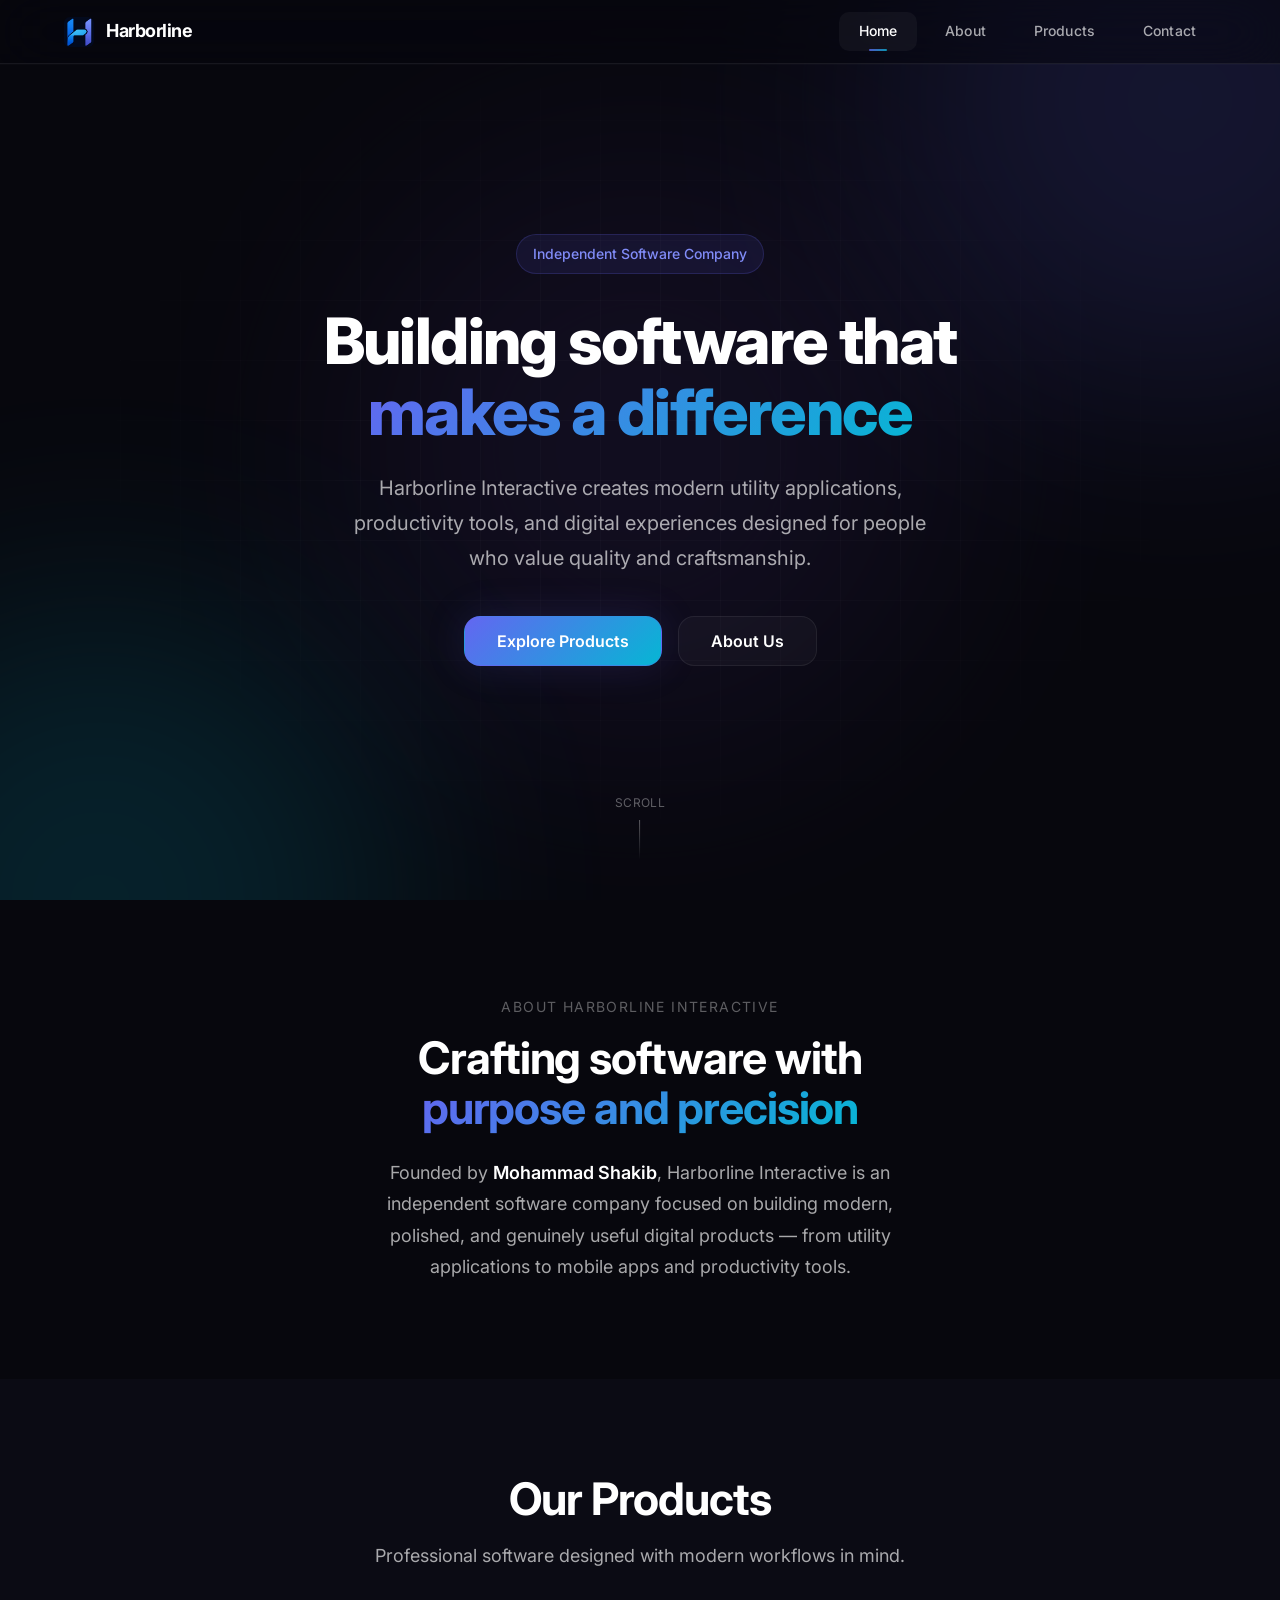
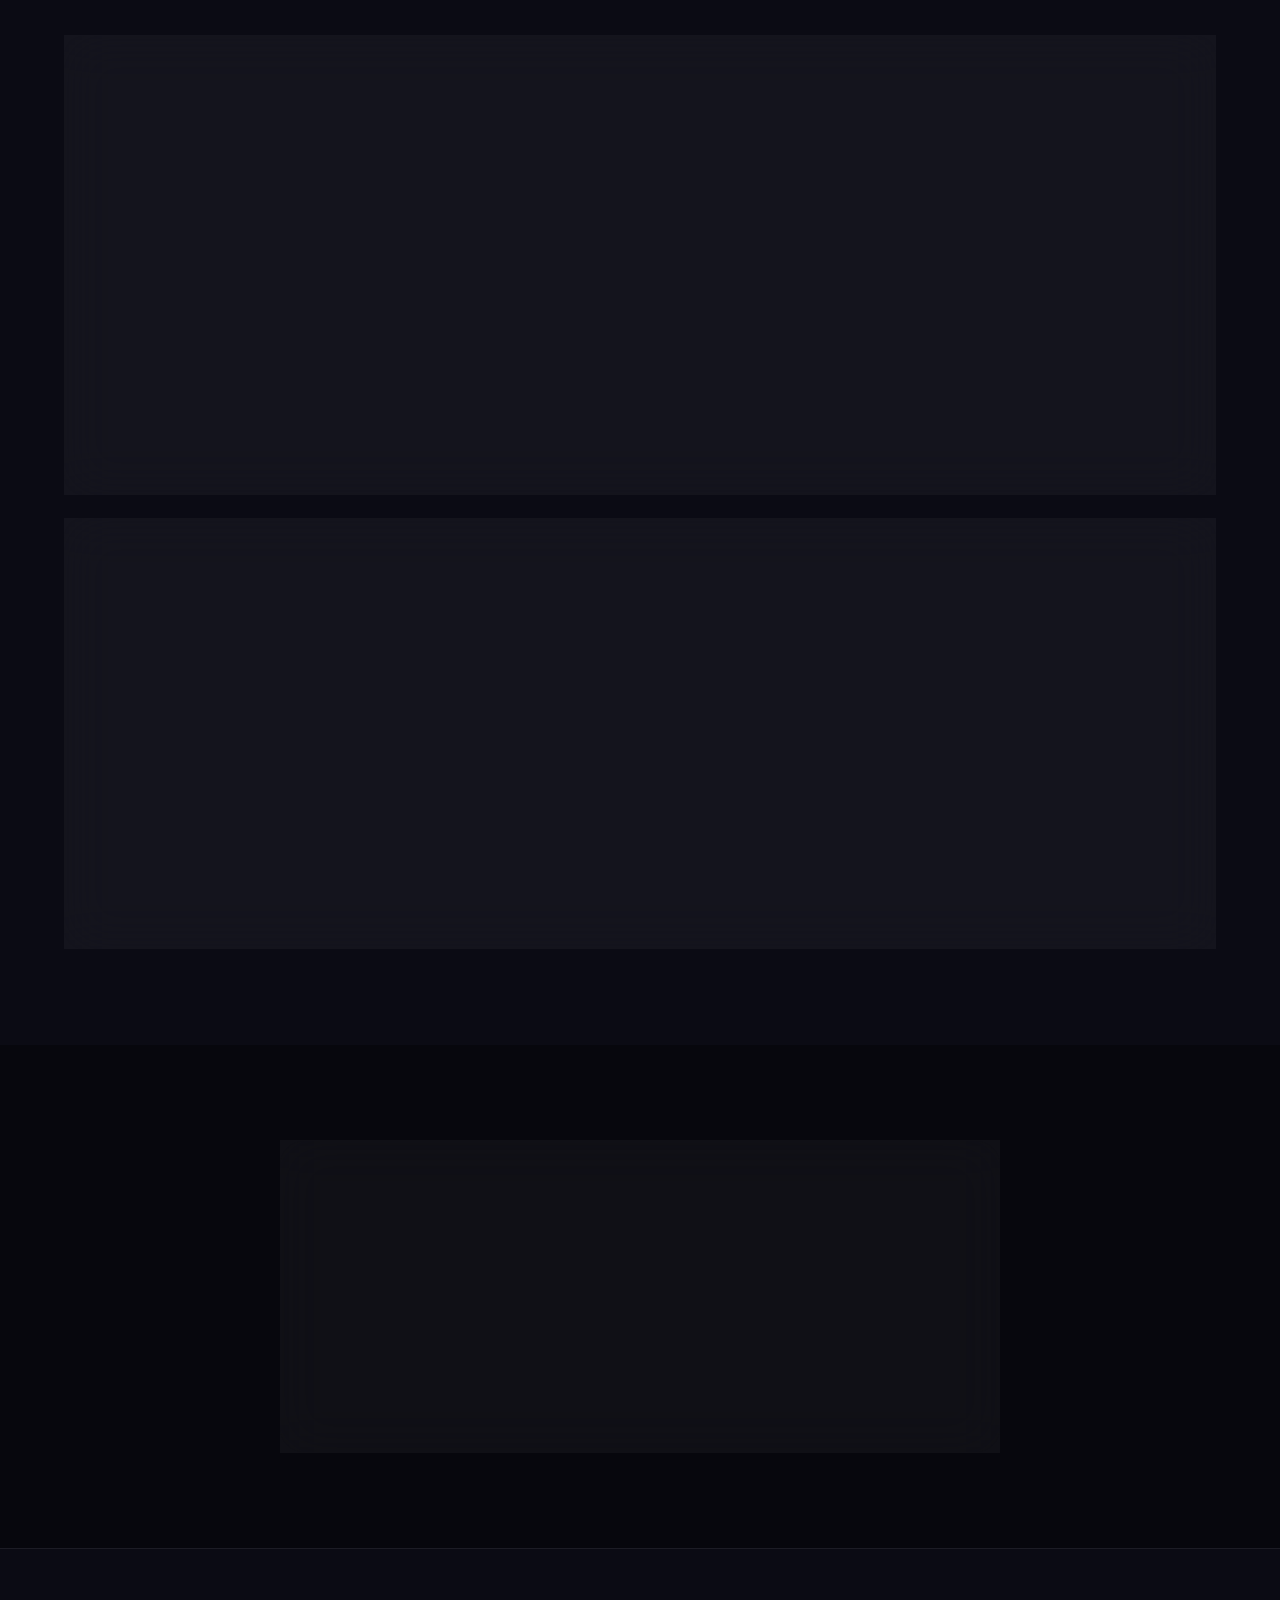
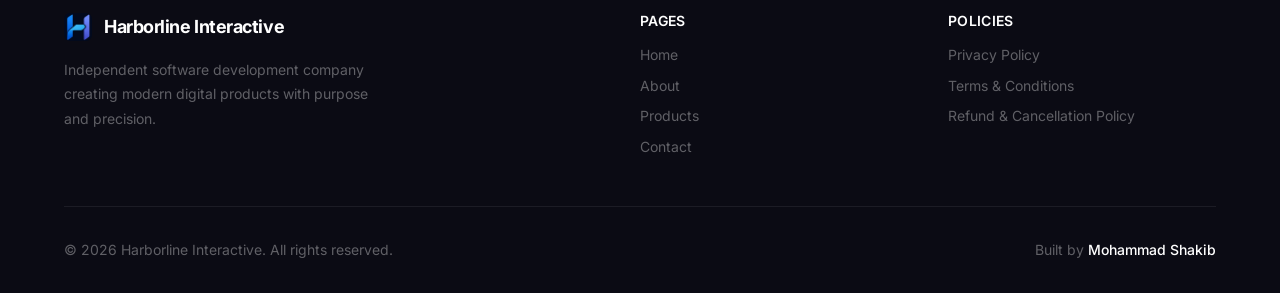
<file: index.html>
<!DOCTYPE html>
<html lang="en">
<head>
  <meta charset="UTF-8">
  <meta name="viewport" content="width=device-width, initial-scale=1.0">
  <title>Harborline Interactive — Modern Software & Digital Products</title>
  <meta name="description" content="Harborline Interactive is an independent software development company creating modern utility applications, mobile apps, and productivity tools.">
  <link rel="canonical" href="https://harborline.com/">
  <meta property="og:title" content="Harborline Interactive — Modern Software & Digital Products">
  <meta property="og:description" content="Independent software development company creating modern utility applications, mobile apps, and productivity tools.">
  <meta property="og:url" content="https://harborline.com/">
  <meta property="og:type" content="website">
  <meta name="twitter:card" content="summary_large_image">
  <link rel="icon" type="image/svg+xml" href="data:image/svg+xml,%3Csvg xmlns='http://www.w3.org/2000/svg' viewBox='0 0 32 32'%3E%3Crect width='32' height='32' rx='8' fill='%236366f1'/%3E%3Ctext x='16' y='22' font-size='18' font-weight='800' fill='white' text-anchor='middle' font-family='Inter, sans-serif'%3EH%3C/text%3E%3C/svg%3E">
  <link rel="stylesheet" href="css/style.css">
</head>
<body>

  <!-- ====================================================================
       Navigation
       ==================================================================== -->
  <header class="nav" role="banner">
    <div class="nav-inner">
      <a href="index.html" class="nav-logo" aria-label="Harborline Interactive Home">
        <img src="assets/images/harborline-logo.jpeg" alt="Harborline Interactive" class="nav-logo-img">
        <span>Harborline</span>
      </a>
      <nav class="nav-links" role="navigation" aria-label="Main navigation">
        <a href="index.html">Home</a>
        <a href="about.html">About</a>
        <a href="products.html">Products</a>
        <a href="contact.html">Contact</a>
      </nav>
      <button class="nav-toggle" aria-label="Toggle menu" aria-expanded="false">
        <svg class="nav-icon-hamburger" xmlns="http://www.w3.org/2000/svg" width="20" height="20" viewBox="0 0 24 24" fill="none" stroke="currentColor" stroke-width="2" stroke-linecap="round" stroke-linejoin="round"><line x1="4" x2="20" y1="12" y2="12"/><line x1="4" x2="20" y1="6" y2="6"/><line x1="4" x2="20" y1="18" y2="18"/></svg>
        <svg class="nav-icon-close" xmlns="http://www.w3.org/2000/svg" width="20" height="20" viewBox="0 0 24 24" fill="none" stroke="currentColor" stroke-width="2" stroke-linecap="round" stroke-linejoin="round" style="display:none"><path d="M18 6 6 18"/><path d="m6 6 12 12"/></svg>
      </button>
    </div>
  </header>

  <!-- ====================================================================
       Hero
       ==================================================================== -->
  <section class="hero" aria-label="Hero">
    <div class="hero-bg" aria-hidden="true">
      <div class="hero-grid"></div>
      <div class="hero-gradient hero-gradient-1"></div>
      <div class="hero-gradient hero-gradient-2"></div>
      <div class="hero-gradient hero-gradient-3"></div>
    </div>
    <div class="hero-content">
      <span class="hero-badge">Independent Software Company</span>
      <h1 class="heading-1">
        Building software that<br>
        <span class="text-gradient">makes a difference</span>
      </h1>
      <p>Harborline Interactive creates modern utility applications, productivity tools, and digital experiences designed for people who value quality and craftsmanship.</p>
      <div class="hero-actions">
        <a href="products.html" class="btn btn-primary btn-lg">Explore Products</a>
        <a href="about.html" class="btn btn-secondary btn-lg">About Us</a>
      </div>
    </div>
    <div class="hero-scroll">
      <a href="#introduction" aria-label="Scroll to learn more">
        <span>Scroll</span>
        <div class="scroll-indicator"></div>
      </a>
    </div>
  </section>

  <!-- ====================================================================
       Introduction
       ==================================================================== -->
  <section id="introduction" class="section" aria-label="Company introduction">
    <div class="container container-narrow text-center">
      <div class="reveal">
        <span class="text-small" style="display:block;margin-bottom:var(--space-4);text-transform:uppercase;letter-spacing:0.1em;">About Harborline Interactive</span>
        <h2 class="heading-2" style="margin-bottom:var(--space-6);">
          Crafting software with<br class="hide-mobile">
          <span class="text-gradient">purpose and precision</span>
        </h2>
        <p class="body-large" style="max-width:560px;margin:0 auto;">
          Founded by <strong style="color:var(--color-text-primary);font-weight:600;">Mohammad Shakib</strong>, Harborline Interactive is an independent software company focused on building modern, polished, and genuinely useful digital products — from utility applications to mobile apps and productivity tools.
        </p>
      </div>
    </div>
  </section>

  <!-- ====================================================================
       Products Showcase
       ==================================================================== -->
  <section class="section" style="background:var(--color-bg-alt);" aria-label="Products">
    <div class="container">
      <div class="section-header reveal">
        <h2 class="heading-2">Our Products</h2>
        <p>Professional software designed with modern workflows in mind.</p>
      </div>

      <div class="product-card reveal" style="margin-bottom:var(--space-6);">
        <div class="product-card-info">
          <h3 class="heading-3">Windows Switch</h3>
          <p>A modern Windows edition switching utility that simplifies edition management with an intuitive, user-friendly interface. No command line, no complexity.</p>
          <ul class="product-features">
            <li>
              <svg viewBox="0 0 24 24" fill="none" stroke="var(--color-accent-light)" stroke-width="2" stroke-linecap="round" stroke-linejoin="round"><polyline points="20 6 9 17 4 12"/></svg>
              Switch between Windows editions seamlessly
            </li>
            <li>
              <svg viewBox="0 0 24 24" fill="none" stroke="var(--color-accent-light)" stroke-width="2" stroke-linecap="round" stroke-linejoin="round"><polyline points="20 6 9 17 4 12"/></svg>
              Clean, modern user interface
            </li>
            <li>
              <svg viewBox="0 0 24 24" fill="none" stroke="var(--color-accent-light)" stroke-width="2" stroke-linecap="round" stroke-linejoin="round"><polyline points="20 6 9 17 4 12"/></svg>
              Safe and reliable edition management
            </li>
          </ul>
          <a href="products.html#windows-switch" class="btn btn-primary">Learn More</a>
        </div>
        <div class="product-card-visual">
          <div class="product-card-banner">
            <img src="assets/images/Windows-edition-home.png" alt="" aria-hidden="true" class="product-banner-img" loading="lazy">
            <div class="product-banner-overlay"></div>
          </div>
        </div>
      </div>

      <div class="product-card reveal reveal-delay-2">
        <div class="product-card-info">
          <h3 class="heading-3">Yuwai Notification Manager</h3>
          <p>A powerful notification management utility designed to help you take control of your digital distractions and stay focused on what matters.</p>
          <ul class="product-features">
            <li>
              <svg viewBox="0 0 24 24" fill="none" stroke="var(--color-accent-light)" stroke-width="2" stroke-linecap="round" stroke-linejoin="round"><polyline points="20 6 9 17 4 12"/></svg>
              Intelligent notification filtering
            </li>
            <li>
              <svg viewBox="0 0 24 24" fill="none" stroke="var(--color-accent-light)" stroke-width="2" stroke-linecap="round" stroke-linejoin="round"><polyline points="20 6 9 17 4 12"/></svg>
              Productivity-first workflow integration
            </li>
            <li>
              <svg viewBox="0 0 24 24" fill="none" stroke="var(--color-accent-light)" stroke-width="2" stroke-linecap="round" stroke-linejoin="round"><polyline points="20 6 9 17 4 12"/></svg>
              Minimal resource footprint
            </li>
          </ul>
          <a href="products.html#yuwai" class="btn btn-primary">Learn More</a>
        </div>
        <div class="product-card-visual">
          <div class="product-card-banner">
            <img src="assets/images/Yuwai-banner-home.png" alt="" aria-hidden="true" class="product-banner-img" loading="lazy">
            <div class="product-banner-overlay"></div>
          </div>
        </div>
      </div>
    </div>
  </section>

  <!-- ====================================================================
       Future Vision
       ==================================================================== -->
  <section class="section" aria-label="Future vision">
    <div class="container">
      <div class="glass-card text-center" style="max-width:720px;margin:0 auto;padding:var(--space-12);">
        <div class="reveal">
          <span class="text-small" style="display:block;margin-bottom:var(--space-4);text-transform:uppercase;letter-spacing:0.1em;">Looking Ahead</span>
          <h2 class="heading-3" style="margin-bottom:var(--space-6);">
            The future of <span class="text-gradient">Harborline</span>
          </h2>
          <p class="body-regular" style="max-width:520px;margin:0 auto;">
            We are actively building toward a future of innovative software — expect productivity tools, mobile applications, and large-scale digital products that push the boundaries of what independent developers can achieve.
          </p>
        </div>
      </div>
    </div>
  </section>

  <!-- ====================================================================
       Footer
       ==================================================================== -->
  <footer class="footer" role="contentinfo">
    <div class="container">
      <div class="footer-grid">
        <div class="footer-brand">
          <a href="index.html" class="nav-logo">
            <img src="assets/images/harborline-logo.jpeg" alt="Harborline Interactive" class="nav-logo-img">
            <span>Harborline Interactive</span>
          </a>
          <p>Independent software development company creating modern digital products with purpose and precision.</p>
        </div>
        <div class="footer-links">
          <h4>Pages</h4>
          <nav aria-label="Footer pages">
            <a href="index.html">Home</a>
            <a href="about.html">About</a>
            <a href="products.html">Products</a>
            <a href="contact.html">Contact</a>
          </nav>
        </div>
        <div class="footer-links">
          <h4>Policies</h4>
          <nav aria-label="Footer policies">
            <a href="privacy.html">Privacy Policy</a>
            <a href="terms.html">Terms &amp; Conditions</a>
            <a href="refund.html">Refund &amp; Cancellation Policy</a>
          </nav>
        </div>
      </div>
      <div class="footer-bottom">
        <p>&copy; <span class="footer-year">2025</span> Harborline Interactive. All rights reserved.</p>
        <p>Built by <strong style="color:var(--color-text-primary);font-weight:500;">Mohammad Shakib</strong></p>
      </div>
    </div>
  </footer>

  <script src="js/main.js"></script>
</body>
</html>
</file>
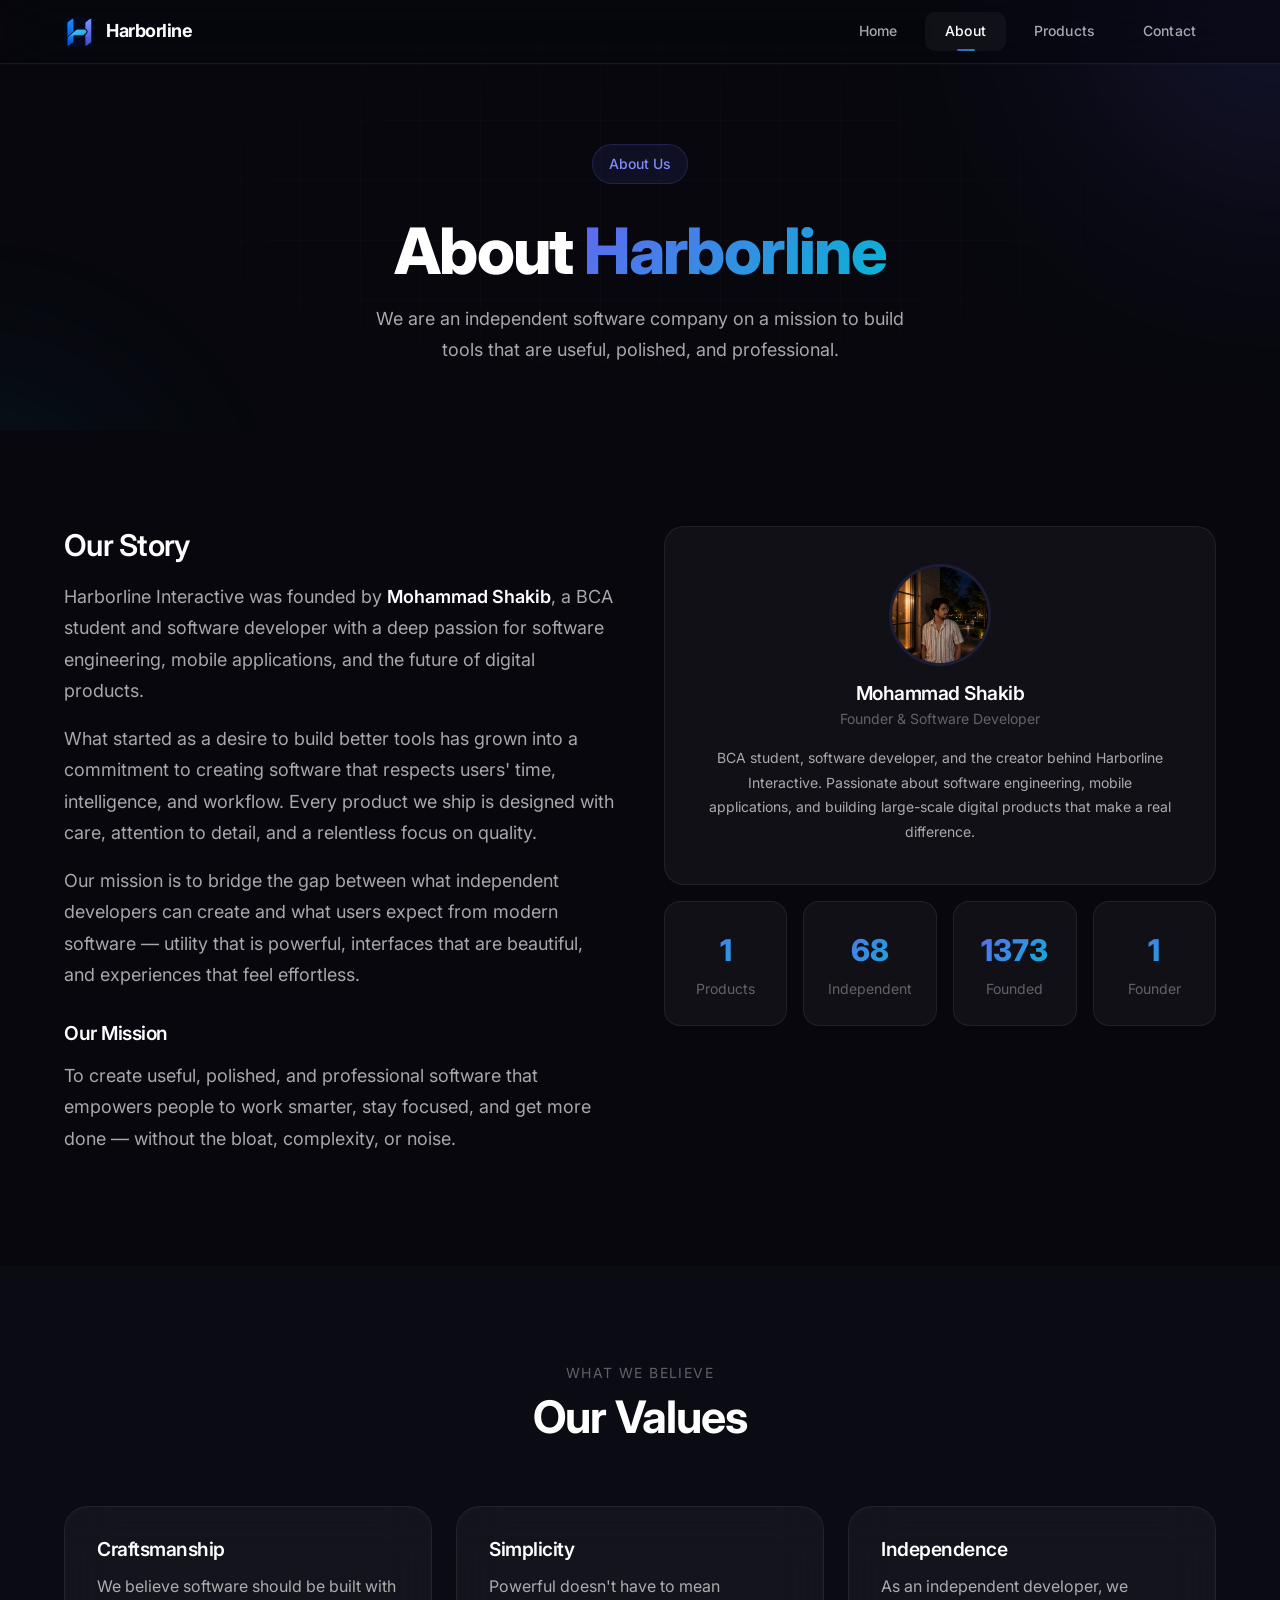
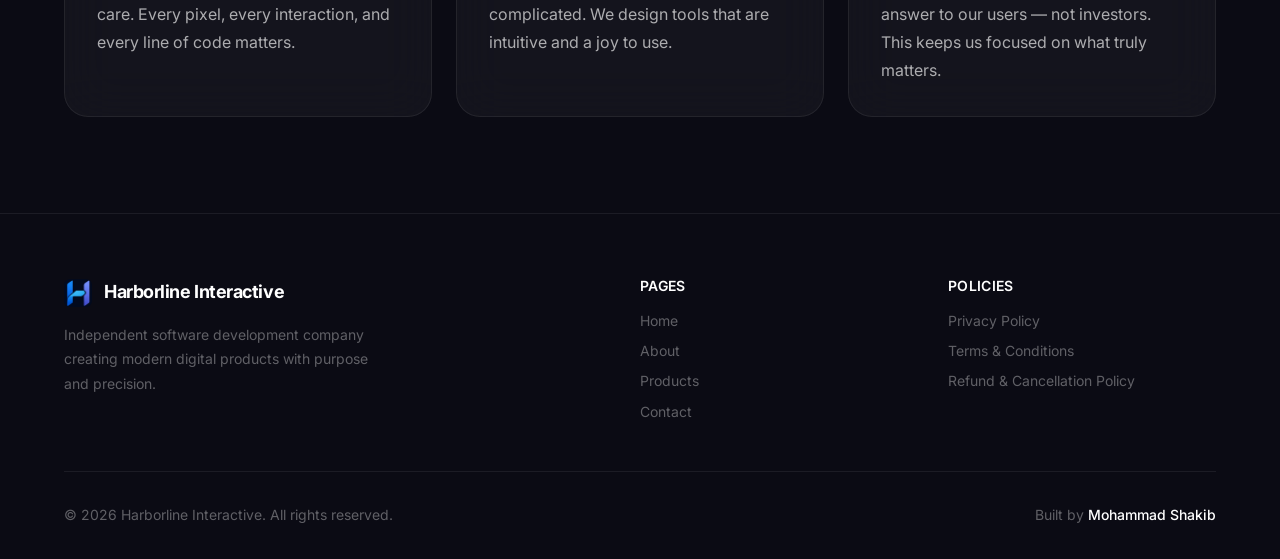
<file: about.html>
<!DOCTYPE html>
<html lang="en">
<head>
  <meta charset="UTF-8">
  <meta name="viewport" content="width=device-width, initial-scale=1.0">
  <title>About — Harborline Interactive</title>
  <meta name="description" content="Learn about Harborline Interactive, founded by Mohammad Shakib — an independent software development company building modern utility applications and productivity tools.">
  <link rel="canonical" href="https://harborline.com/about.html">
  <meta property="og:title" content="About — Harborline Interactive">
  <meta property="og:description" content="Independent software development company founded by Mohammad Shakib.">
  <meta property="og:url" content="https://harborline.com/about.html">
  <meta property="og:type" content="website">
  <link rel="icon" type="image/svg+xml" href="data:image/svg+xml,%3Csvg xmlns='http://www.w3.org/2000/svg' viewBox='0 0 32 32'%3E%3Crect width='32' height='32' rx='8' fill='%236366f1'/%3E%3Ctext x='16' y='22' font-size='18' font-weight='800' fill='white' text-anchor='middle' font-family='Inter, sans-serif'%3EH%3C/text%3E%3C/svg%3E">
  <link rel="stylesheet" href="css/style.css">
</head>
<body>

  <!-- Navigation -->
  <header class="nav" role="banner">
    <div class="nav-inner">
      <a href="index.html" class="nav-logo" aria-label="Harborline Interactive Home">
        <img src="assets/images/harborline-logo.jpeg" alt="Harborline Interactive" class="nav-logo-img">
        <span>Harborline</span>
      </a>
      <nav class="nav-links" role="navigation" aria-label="Main navigation">
        <a href="index.html">Home</a>
        <a href="about.html">About</a>
        <a href="products.html">Products</a>
        <a href="contact.html">Contact</a>
      </nav>
      <button class="nav-toggle" aria-label="Toggle menu" aria-expanded="false">
        <svg class="nav-icon-hamburger" xmlns="http://www.w3.org/2000/svg" width="20" height="20" viewBox="0 0 24 24" fill="none" stroke="currentColor" stroke-width="2" stroke-linecap="round" stroke-linejoin="round"><line x1="4" x2="20" y1="12" y2="12"/><line x1="4" x2="20" y1="6" y2="6"/><line x1="4" x2="20" y1="18" y2="18"/></svg>
        <svg class="nav-icon-close" xmlns="http://www.w3.org/2000/svg" width="20" height="20" viewBox="0 0 24 24" fill="none" stroke="currentColor" stroke-width="2" stroke-linecap="round" stroke-linejoin="round" style="display:none"><path d="M18 6 6 18"/><path d="m6 6 12 12"/></svg>
      </button>
    </div>
  </header>

  <!-- Hero -->
  <section class="about-hero" aria-label="About hero">
    <div class="hero-bg" aria-hidden="true">
      <div class="hero-grid"></div>
      <div class="hero-gradient hero-gradient-1" style="width:400px;height:400px;"></div>
      <div class="hero-gradient hero-gradient-2" style="width:300px;height:300px;"></div>
    </div>
    <div class="container">
      <div class="reveal">
        <span class="hero-badge">About Us</span>
        <h1 class="heading-1" style="margin-bottom:var(--space-4);">
          About <span class="text-gradient">Harborline</span>
        </h1>
        <p class="body-large" style="max-width:540px;margin:0 auto;">
          We are an independent software company on a mission to build tools that are useful, polished, and professional.
        </p>
      </div>
    </div>
  </section>

  <!-- Story -->
  <section class="section" aria-label="Our story">
    <div class="container">
      <div class="about-grid">
        <div class="about-content">
          <div class="reveal">
            <h2 class="heading-3" style="margin-bottom:var(--space-4);">Our Story</h2>
            <p>
              Harborline Interactive was founded by <strong style="color:var(--color-text-primary);font-weight:600;">Mohammad Shakib</strong>, a BCA student and software developer with a deep passion for software engineering, mobile applications, and the future of digital products.
            </p>
            <p>
              What started as a desire to build better tools has grown into a commitment to creating software that respects users' time, intelligence, and workflow. Every product we ship is designed with care, attention to detail, and a relentless focus on quality.
            </p>
            <p>
              Our mission is to bridge the gap between what independent developers can create and what users expect from modern software — utility that is powerful, interfaces that are beautiful, and experiences that feel effortless.
            </p>
          </div>
          <div class="reveal reveal-delay-2" style="margin-top:var(--space-8);">
            <h3 class="heading-4" style="margin-bottom:var(--space-4);">Our Mission</h3>
            <p>
              To create useful, polished, and professional software that empowers people to work smarter, stay focused, and get more done — without the bloat, complexity, or noise.
            </p>
          </div>
        </div>
        <div>
          <div class="reveal reveal-delay-1">
            <div class="about-founder">
              <img src="assets/images/Shakib-cine-pic.jpeg" alt="Mohammad Shakib" class="about-founder-avatar">
              <h3 class="heading-4">Mohammad Shakib</h3>
              <p class="founder-title">Founder &amp; Software Developer</p>
              <p class="founder-bio">
                BCA student, software developer, and the creator behind Harborline Interactive. Passionate about software engineering, mobile applications, and building large-scale digital products that make a real difference.
              </p>
            </div>
          </div>
          <div class="about-stats" style="margin-top:var(--space-4);">
            <div class="stat-item reveal reveal-scale reveal-delay-1">
              <div class="stat-number text-gradient" data-count="2" data-suffix="+">0</div>
              <div class="stat-label">Products</div>
            </div>
            <div class="stat-item reveal reveal-scale reveal-delay-2">
              <div class="stat-number text-gradient" data-count="100" data-suffix="%">0</div>
              <div class="stat-label">Independent</div>
            </div>
            <div class="stat-item reveal reveal-scale reveal-delay-3">
              <div class="stat-number text-gradient" data-count="2025" data-suffix="">0</div>
              <div class="stat-label">Founded</div>
            </div>
            <div class="stat-item reveal reveal-scale reveal-delay-4">
              <div class="stat-number text-gradient" data-count="1" data-suffix="">0</div>
              <div class="stat-label">Founder</div>
            </div>
          </div>
        </div>
      </div>
    </div>
  </section>

  <!-- Values -->
  <section class="section" style="background:var(--color-bg-alt);" aria-label="Our values">
    <div class="container">
      <div class="section-header reveal">
        <span class="text-small" style="display:block;margin-bottom:var(--space-2);text-transform:uppercase;letter-spacing:0.1em;">What We Believe</span>
        <h2 class="heading-2">Our Values</h2>
      </div>
      <div class="grid-3">
        <div class="glass-card reveal reveal-delay-1">
          <h3 class="heading-4" style="margin-bottom:var(--space-3);">Craftsmanship</h3>
          <p class="body-regular">We believe software should be built with care. Every pixel, every interaction, and every line of code matters.</p>
        </div>
        <div class="glass-card reveal reveal-delay-2">
          <h3 class="heading-4" style="margin-bottom:var(--space-3);">Simplicity</h3>
          <p class="body-regular">Powerful doesn't have to mean complicated. We design tools that are intuitive and a joy to use.</p>
        </div>
        <div class="glass-card reveal reveal-delay-3">
          <h3 class="heading-4" style="margin-bottom:var(--space-3);">Independence</h3>
          <p class="body-regular">As an independent developer, we answer to our users — not investors. This keeps us focused on what truly matters.</p>
        </div>
      </div>
    </div>
  </section>

  <!-- Footer -->
  <footer class="footer" role="contentinfo">
    <div class="container">
      <div class="footer-grid">
        <div class="footer-brand">
          <a href="index.html" class="nav-logo">
            <img src="assets/images/harborline-logo.jpeg" alt="Harborline Interactive" class="nav-logo-img">
            <span>Harborline Interactive</span>
          </a>
          <p>Independent software development company creating modern digital products with purpose and precision.</p>
        </div>
        <div class="footer-links">
          <h4>Pages</h4>
          <nav aria-label="Footer pages">
            <a href="index.html">Home</a>
            <a href="about.html">About</a>
            <a href="products.html">Products</a>
            <a href="contact.html">Contact</a>
          </nav>
        </div>
        <div class="footer-links">
          <h4>Policies</h4>
          <nav aria-label="Footer policies">
            <a href="privacy.html">Privacy Policy</a>
            <a href="terms.html">Terms &amp; Conditions</a>
            <a href="refund.html">Refund &amp; Cancellation Policy</a>
          </nav>
        </div>
      </div>
      <div class="footer-bottom">
        <p>&copy; <span class="footer-year">2025</span> Harborline Interactive. All rights reserved.</p>
        <p>Built by <strong style="color:var(--color-text-primary);font-weight:500;">Mohammad Shakib</strong></p>
      </div>
    </div>
  </footer>

  <script src="js/main.js"></script>
</body>
</html>
</file>
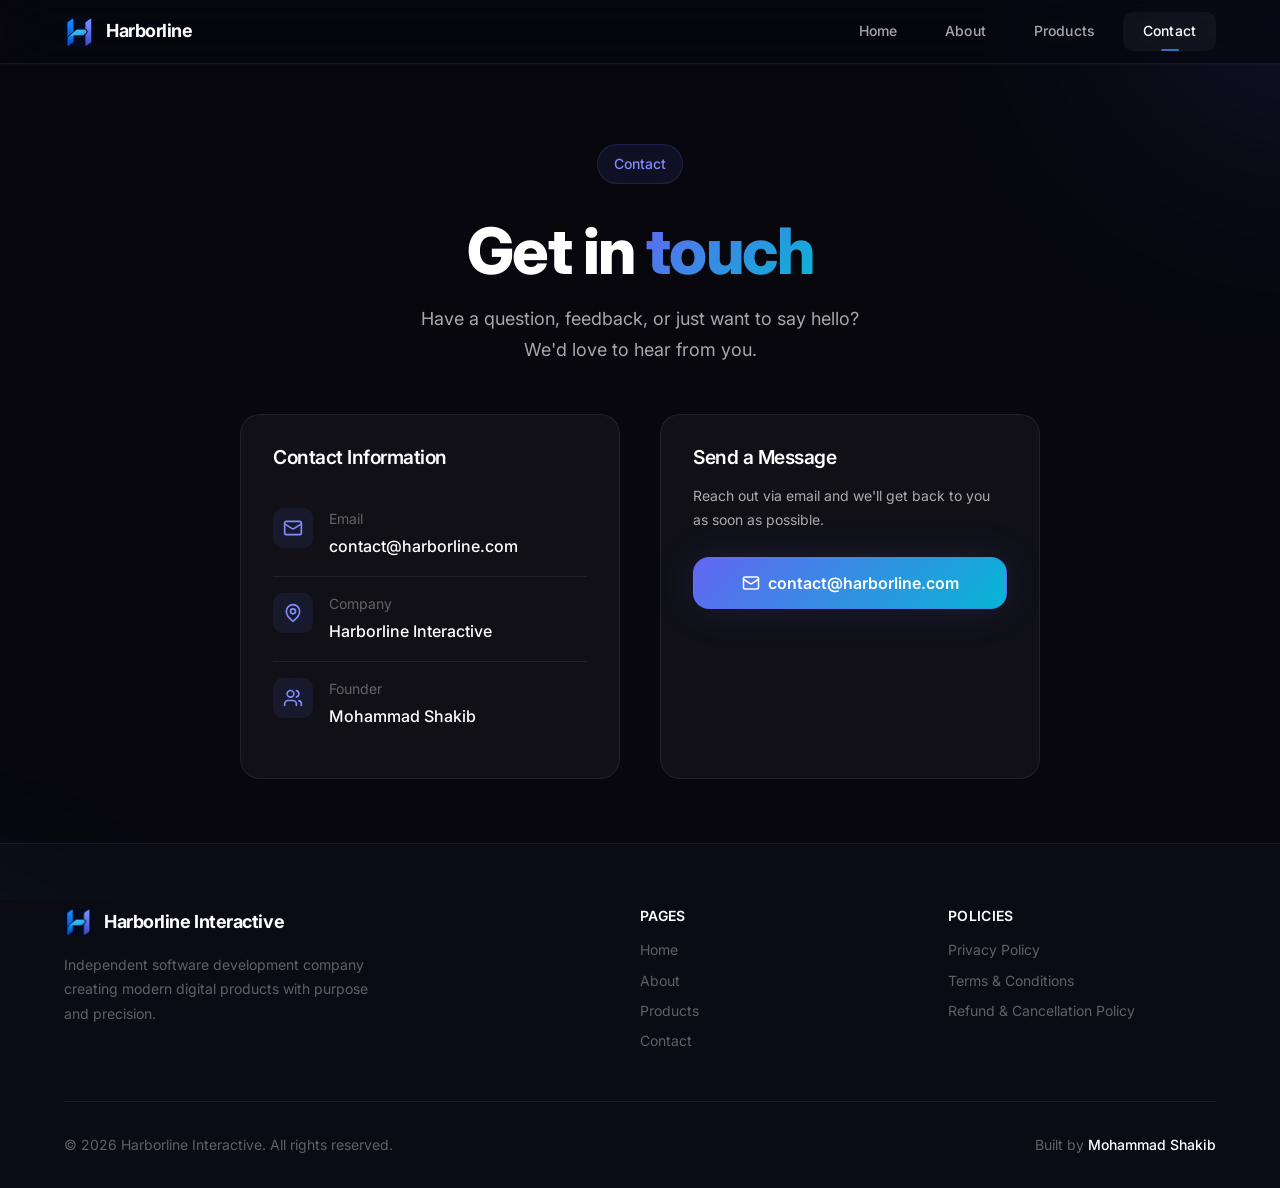
<file: contact.html>
<!DOCTYPE html>
<html lang="en">
<head>
  <meta charset="UTF-8">
  <meta name="viewport" content="width=device-width, initial-scale=1.0">
  <title>Contact — Harborline Interactive</title>
  <meta name="description" content="Get in touch with Harborline Interactive. Contact us for inquiries about our products, partnerships, or general questions.">
  <link rel="canonical" href="https://harborline.com/contact.html">
  <meta property="og:title" content="Contact — Harborline Interactive">
  <meta property="og:description" content="Get in touch with Harborline Interactive.">
  <meta property="og:url" content="https://harborline.com/contact.html">
  <meta property="og:type" content="website">
  <link rel="icon" type="image/svg+xml" href="data:image/svg+xml,%3Csvg xmlns='http://www.w3.org/2000/svg' viewBox='0 0 32 32'%3E%3Crect width='32' height='32' rx='8' fill='%236366f1'/%3E%3Ctext x='16' y='22' font-size='18' font-weight='800' fill='white' text-anchor='middle' font-family='Inter, sans-serif'%3EH%3C/text%3E%3C/svg%3E">
  <link rel="stylesheet" href="css/style.css">
</head>
<body>

  <!-- Navigation -->
  <header class="nav" role="banner">
    <div class="nav-inner">
      <a href="index.html" class="nav-logo" aria-label="Harborline Interactive Home">
        <img src="assets/images/harborline-logo.jpeg" alt="Harborline Interactive" class="nav-logo-img">
        <span>Harborline</span>
      </a>
      <nav class="nav-links" role="navigation" aria-label="Main navigation">
        <a href="index.html">Home</a>
        <a href="about.html">About</a>
        <a href="products.html">Products</a>
        <a href="contact.html">Contact</a>
      </nav>
      <button class="nav-toggle" aria-label="Toggle menu" aria-expanded="false">
        <svg class="nav-icon-hamburger" xmlns="http://www.w3.org/2000/svg" width="20" height="20" viewBox="0 0 24 24" fill="none" stroke="currentColor" stroke-width="2" stroke-linecap="round" stroke-linejoin="round"><line x1="4" x2="20" y1="12" y2="12"/><line x1="4" x2="20" y1="6" y2="6"/><line x1="4" x2="20" y1="18" y2="18"/></svg>
        <svg class="nav-icon-close" xmlns="http://www.w3.org/2000/svg" width="20" height="20" viewBox="0 0 24 24" fill="none" stroke="currentColor" stroke-width="2" stroke-linecap="round" stroke-linejoin="round" style="display:none"><path d="M18 6 6 18"/><path d="m6 6 12 12"/></svg>
      </button>
    </div>
  </header>

  <!-- Contact Section -->
  <section class="contact-section" aria-label="Contact">
    <div class="hero-bg" aria-hidden="true" style="position:absolute;inset:0;z-index:0;overflow:hidden;">
      <div class="hero-gradient hero-gradient-1" style="width:350px;height:350px;"></div>
      <div class="hero-gradient hero-gradient-2" style="width:250px;height:250px;"></div>
    </div>
    <div class="container" style="position:relative;z-index:1;">
      <div class="reveal text-center" style="margin-bottom:var(--space-12);">
        <span class="hero-badge">Contact</span>
        <h1 class="heading-1" style="margin-bottom:var(--space-4);">
          Get in <span class="text-gradient">touch</span>
        </h1>
        <p class="body-large" style="max-width:480px;margin:0 auto;">
          Have a question, feedback, or just want to say hello? We'd love to hear from you.
        </p>
      </div>

      <div class="contact-grid" style="max-width:800px;margin:0 auto;">
        <div class="reveal">
          <div class="contact-info-card">
            <h3 class="heading-4">Contact Information</h3>
            <div class="contact-item">
              <div class="contact-item-icon" aria-hidden="true">
                <svg width="20" height="20" viewBox="0 0 24 24" fill="none" stroke="currentColor" stroke-width="2" stroke-linecap="round" stroke-linejoin="round"><rect width="20" height="16" x="2" y="4" rx="2"/><path d="m22 7-8.97 5.7a1.94 1.94 0 0 1-2.06 0L2 7"/></svg>
              </div>
              <div>
                <p class="contact-item-label">Email</p>
                <p class="contact-item-value"><a href="mailto:contact@harborline.com">contact@harborline.com</a></p>
              </div>
            </div>
            <div class="contact-item">
              <div class="contact-item-icon" aria-hidden="true">
                <svg width="20" height="20" viewBox="0 0 24 24" fill="none" stroke="currentColor" stroke-width="2" stroke-linecap="round" stroke-linejoin="round"><path d="M20 10c0 6-8 12-8 12s-8-6-8-12a8 8 0 0 1 16 0Z"/><circle cx="12" cy="10" r="3"/></svg>
              </div>
              <div>
                <p class="contact-item-label">Company</p>
                <p class="contact-item-value">Harborline Interactive</p>
              </div>
            </div>
            <div class="contact-item">
              <div class="contact-item-icon" aria-hidden="true">
                <svg width="20" height="20" viewBox="0 0 24 24" fill="none" stroke="currentColor" stroke-width="2" stroke-linecap="round" stroke-linejoin="round"><path d="M16 21v-2a4 4 0 0 0-4-4H6a4 4 0 0 0-4 4v2"/><circle cx="9" cy="7" r="4"/><path d="M22 21v-2a4 4 0 0 0-3-3.87"/><path d="M16 3.13a4 4 0 0 1 0 7.75"/></svg>
              </div>
              <div>
                <p class="contact-item-label">Founder</p>
                <p class="contact-item-value">Mohammad Shakib</p>
              </div>
            </div>
          </div>
        </div>

        <div class="reveal reveal-delay-2">
          <div class="contact-info-card" style="height:100%;">
            <h3 class="heading-4" style="margin-bottom:var(--space-4);">Send a Message</h3>
            <p class="body-regular" style="font-size:var(--text-sm);margin-bottom:var(--space-6);">
              Reach out via email and we'll get back to you as soon as possible.
            </p>
            <a href="mailto:contact@harborline.com" class="btn btn-primary btn-lg" style="width:100%;">
              <svg width="18" height="18" viewBox="0 0 24 24" fill="none" stroke="currentColor" stroke-width="2" stroke-linecap="round" stroke-linejoin="round"><rect width="20" height="16" x="2" y="4" rx="2"/><path d="m22 7-8.97 5.7a1.94 1.94 0 0 1-2.06 0L2 7"/></svg>
              contact@harborline.com
            </a>
          </div>
        </div>
      </div>
    </div>
  </section>

  <!-- Footer -->
  <footer class="footer" role="contentinfo">
    <div class="container">
      <div class="footer-grid">
        <div class="footer-brand">
          <a href="index.html" class="nav-logo">
            <img src="assets/images/harborline-logo.jpeg" alt="Harborline Interactive" class="nav-logo-img">
            <span>Harborline Interactive</span>
          </a>
          <p>Independent software development company creating modern digital products with purpose and precision.</p>
        </div>
        <div class="footer-links">
          <h4>Pages</h4>
          <nav aria-label="Footer pages">
            <a href="index.html">Home</a>
            <a href="about.html">About</a>
            <a href="products.html">Products</a>
            <a href="contact.html">Contact</a>
          </nav>
        </div>
        <div class="footer-links">
          <h4>Policies</h4>
          <nav aria-label="Footer policies">
            <a href="privacy.html">Privacy Policy</a>
            <a href="terms.html">Terms &amp; Conditions</a>
            <a href="refund.html">Refund &amp; Cancellation Policy</a>
          </nav>
        </div>
      </div>
      <div class="footer-bottom">
        <p>&copy; <span class="footer-year">2025</span> Harborline Interactive. All rights reserved.</p>
        <p>Built by <strong style="color:var(--color-text-primary);font-weight:500;">Mohammad Shakib</strong></p>
      </div>
    </div>
  </footer>

  <script src="js/main.js"></script>
</body>
</html>
</file>
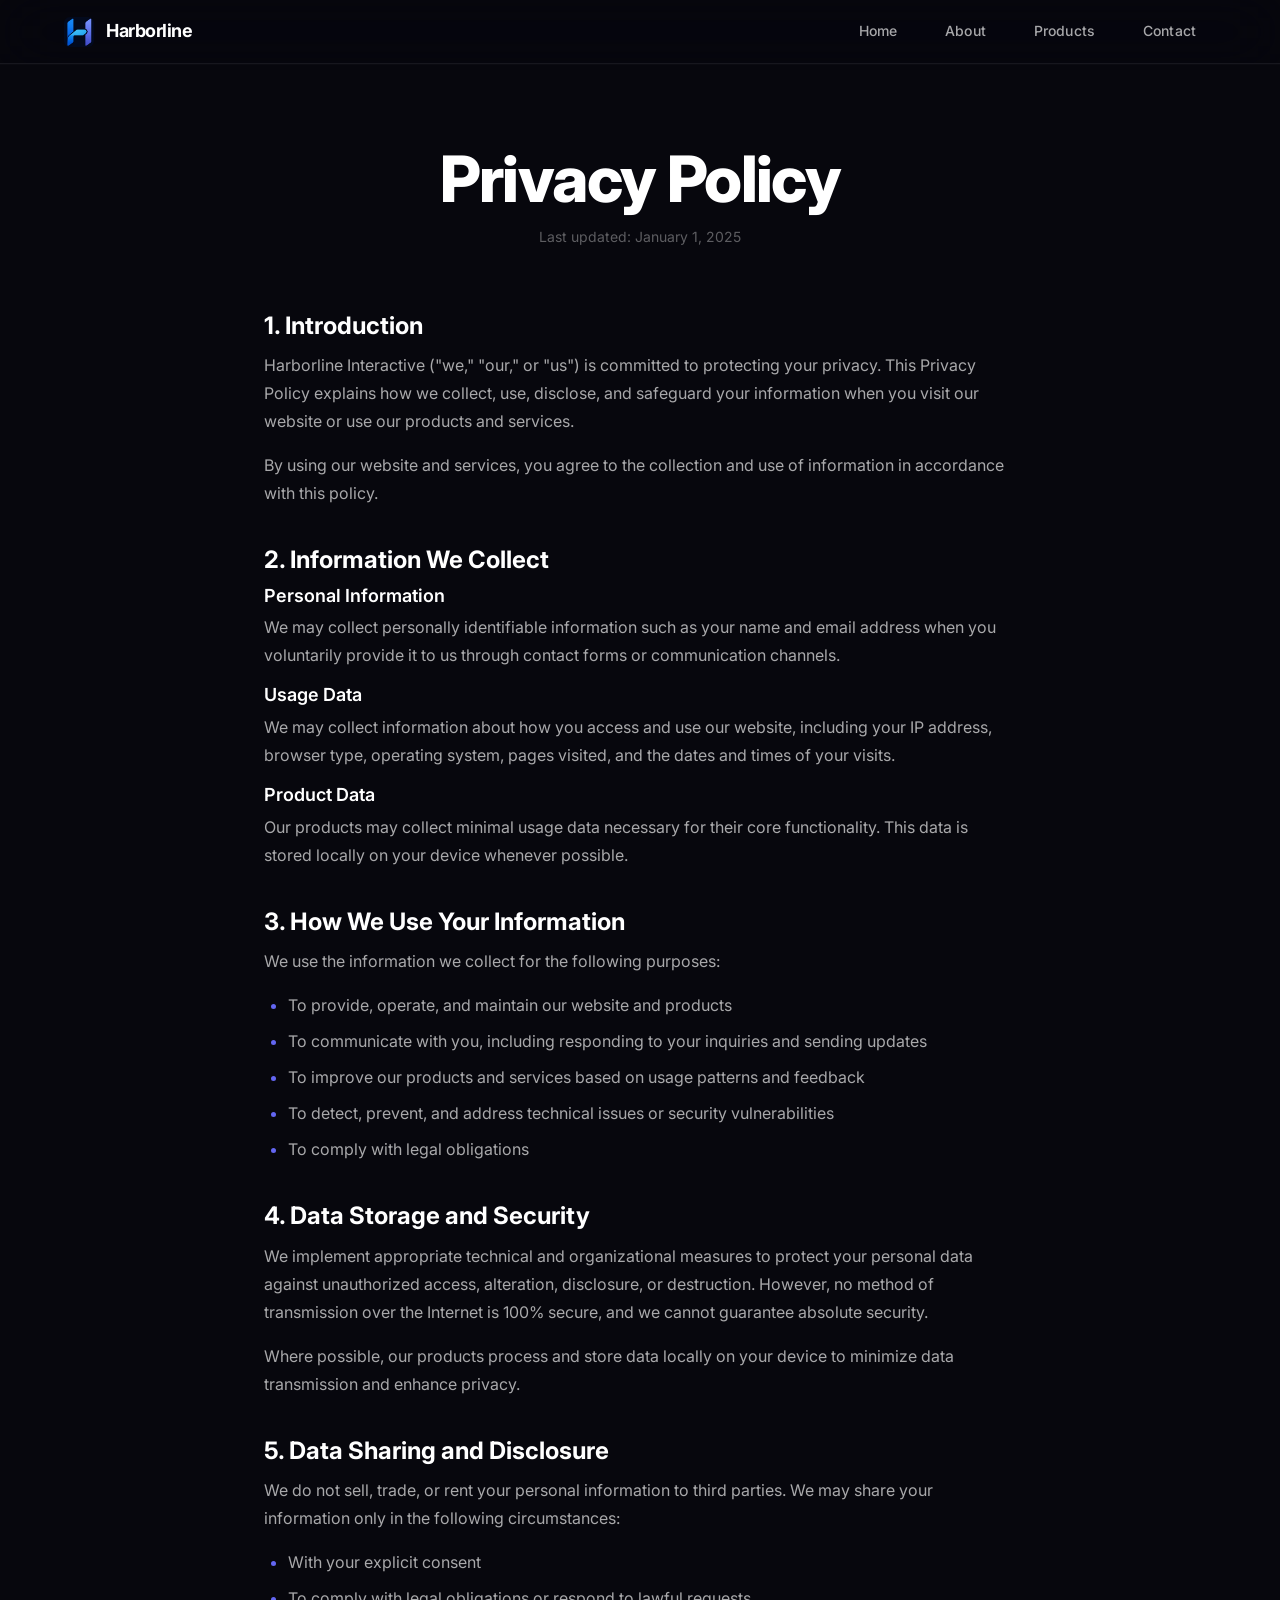
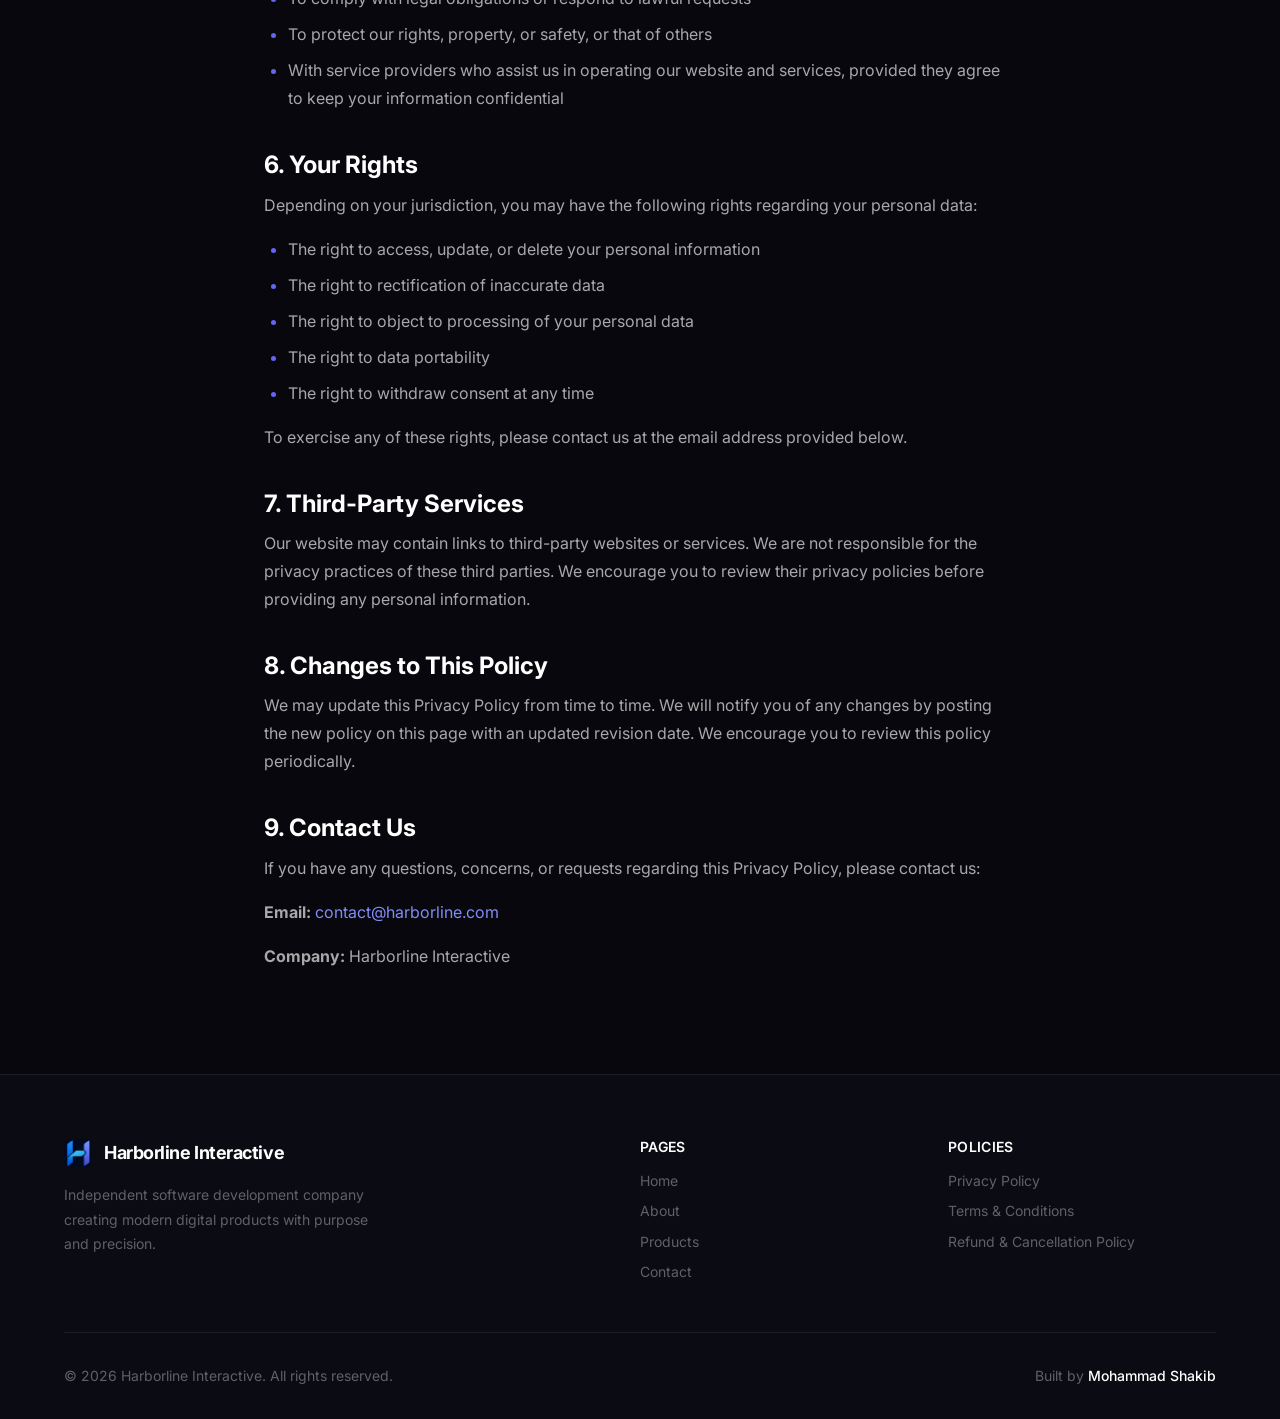
<file: privacy.html>
<!DOCTYPE html>
<html lang="en">
<head>
  <meta charset="UTF-8">
  <meta name="viewport" content="width=device-width, initial-scale=1.0">
  <title>Privacy Policy — Harborline Interactive</title>
  <meta name="description" content="Harborline Interactive Privacy Policy. Learn how we collect, use, and protect your personal information.">
  <link rel="canonical" href="https://harborline.com/privacy.html">
  <meta property="og:title" content="Privacy Policy — Harborline Interactive">
  <meta property="og:description" content="Harborline Interactive Privacy Policy.">
  <meta property="og:url" content="https://harborline.com/privacy.html">
  <meta property="og:type" content="website">
  <link rel="icon" type="image/svg+xml" href="data:image/svg+xml,%3Csvg xmlns='http://www.w3.org/2000/svg' viewBox='0 0 32 32'%3E%3Crect width='32' height='32' rx='8' fill='%236366f1'/%3E%3Ctext x='16' y='22' font-size='18' font-weight='800' fill='white' text-anchor='middle' font-family='Inter, sans-serif'%3EH%3C/text%3E%3C/svg%3E">
  <link rel="stylesheet" href="css/style.css">
</head>
<body>

  <header class="nav" role="banner">
    <div class="nav-inner">
      <a href="index.html" class="nav-logo" aria-label="Harborline Interactive Home">
        <img src="assets/images/harborline-logo.jpeg" alt="Harborline Interactive" class="nav-logo-img">
        <span>Harborline</span>
      </a>
      <nav class="nav-links" role="navigation" aria-label="Main navigation">
        <a href="index.html">Home</a>
        <a href="about.html">About</a>
        <a href="products.html">Products</a>
        <a href="contact.html">Contact</a>
      </nav>
      <button class="nav-toggle" aria-label="Toggle menu" aria-expanded="false">
        <svg class="nav-icon-hamburger" xmlns="http://www.w3.org/2000/svg" width="20" height="20" viewBox="0 0 24 24" fill="none" stroke="currentColor" stroke-width="2" stroke-linecap="round" stroke-linejoin="round"><line x1="4" x2="20" y1="12" y2="12"/><line x1="4" x2="20" y1="6" y2="6"/><line x1="4" x2="20" y1="18" y2="18"/></svg>
        <svg class="nav-icon-close" xmlns="http://www.w3.org/2000/svg" width="20" height="20" viewBox="0 0 24 24" fill="none" stroke="currentColor" stroke-width="2" stroke-linecap="round" stroke-linejoin="round" style="display:none"><path d="M18 6 6 18"/><path d="m6 6 12 12"/></svg>
      </button>
    </div>
  </header>

  <main class="policy-page">
    <div class="container container-narrow">
      <div class="policy-header reveal">
        <h1 class="heading-1">Privacy Policy</h1>
        <p>Last updated: January 1, 2025</p>
      </div>
      <div class="policy-content reveal">
        <section>
          <h2>1. Introduction</h2>
          <p>Harborline Interactive ("we," "our," or "us") is committed to protecting your privacy. This Privacy Policy explains how we collect, use, disclose, and safeguard your information when you visit our website or use our products and services.</p>
          <p>By using our website and services, you agree to the collection and use of information in accordance with this policy.</p>
        </section>

        <section>
          <h2>2. Information We Collect</h2>
          <h3>Personal Information</h3>
          <p>We may collect personally identifiable information such as your name and email address when you voluntarily provide it to us through contact forms or communication channels.</p>
          <h3>Usage Data</h3>
          <p>We may collect information about how you access and use our website, including your IP address, browser type, operating system, pages visited, and the dates and times of your visits.</p>
          <h3>Product Data</h3>
          <p>Our products may collect minimal usage data necessary for their core functionality. This data is stored locally on your device whenever possible.</p>
        </section>

        <section>
          <h2>3. How We Use Your Information</h2>
          <p>We use the information we collect for the following purposes:</p>
          <ul>
            <li>To provide, operate, and maintain our website and products</li>
            <li>To communicate with you, including responding to your inquiries and sending updates</li>
            <li>To improve our products and services based on usage patterns and feedback</li>
            <li>To detect, prevent, and address technical issues or security vulnerabilities</li>
            <li>To comply with legal obligations</li>
          </ul>
        </section>

        <section>
          <h2>4. Data Storage and Security</h2>
          <p>We implement appropriate technical and organizational measures to protect your personal data against unauthorized access, alteration, disclosure, or destruction. However, no method of transmission over the Internet is 100% secure, and we cannot guarantee absolute security.</p>
          <p>Where possible, our products process and store data locally on your device to minimize data transmission and enhance privacy.</p>
        </section>

        <section>
          <h2>5. Data Sharing and Disclosure</h2>
          <p>We do not sell, trade, or rent your personal information to third parties. We may share your information only in the following circumstances:</p>
          <ul>
            <li>With your explicit consent</li>
            <li>To comply with legal obligations or respond to lawful requests</li>
            <li>To protect our rights, property, or safety, or that of others</li>
            <li>With service providers who assist us in operating our website and services, provided they agree to keep your information confidential</li>
          </ul>
        </section>

        <section>
          <h2>6. Your Rights</h2>
          <p>Depending on your jurisdiction, you may have the following rights regarding your personal data:</p>
          <ul>
            <li>The right to access, update, or delete your personal information</li>
            <li>The right to rectification of inaccurate data</li>
            <li>The right to object to processing of your personal data</li>
            <li>The right to data portability</li>
            <li>The right to withdraw consent at any time</li>
          </ul>
          <p>To exercise any of these rights, please contact us at the email address provided below.</p>
        </section>

        <section>
          <h2>7. Third-Party Services</h2>
          <p>Our website may contain links to third-party websites or services. We are not responsible for the privacy practices of these third parties. We encourage you to review their privacy policies before providing any personal information.</p>
        </section>

        <section>
          <h2>8. Changes to This Policy</h2>
          <p>We may update this Privacy Policy from time to time. We will notify you of any changes by posting the new policy on this page with an updated revision date. We encourage you to review this policy periodically.</p>
        </section>

        <section>
          <h2>9. Contact Us</h2>
          <p>If you have any questions, concerns, or requests regarding this Privacy Policy, please contact us:</p>
          <p><strong>Email:</strong> <a href="mailto:contact@harborline.com" style="color:var(--color-accent-light);">contact@harborline.com</a></p>
          <p><strong>Company:</strong> Harborline Interactive</p>
        </section>
      </div>
    </div>
  </main>

  <footer class="footer" role="contentinfo">
    <div class="container">
      <div class="footer-grid">
        <div class="footer-brand">
          <a href="index.html" class="nav-logo">
            <img src="assets/images/harborline-logo.jpeg" alt="Harborline Interactive" class="nav-logo-img">
            <span>Harborline Interactive</span>
          </a>
          <p>Independent software development company creating modern digital products with purpose and precision.</p>
        </div>
        <div class="footer-links">
          <h4>Pages</h4>
          <nav aria-label="Footer pages">
            <a href="index.html">Home</a>
            <a href="about.html">About</a>
            <a href="products.html">Products</a>
            <a href="contact.html">Contact</a>
          </nav>
        </div>
        <div class="footer-links">
          <h4>Policies</h4>
          <nav aria-label="Footer policies">
            <a href="privacy.html">Privacy Policy</a>
            <a href="terms.html">Terms &amp; Conditions</a>
            <a href="refund.html">Refund &amp; Cancellation Policy</a>
          </nav>
        </div>
      </div>
      <div class="footer-bottom">
        <p>&copy; <span class="footer-year">2025</span> Harborline Interactive. All rights reserved.</p>
        <p>Built by <strong style="color:var(--color-text-primary);font-weight:500;">Mohammad Shakib</strong></p>
      </div>
    </div>
  </footer>

  <script src="js/main.js"></script>
</body>
</html>
</file>
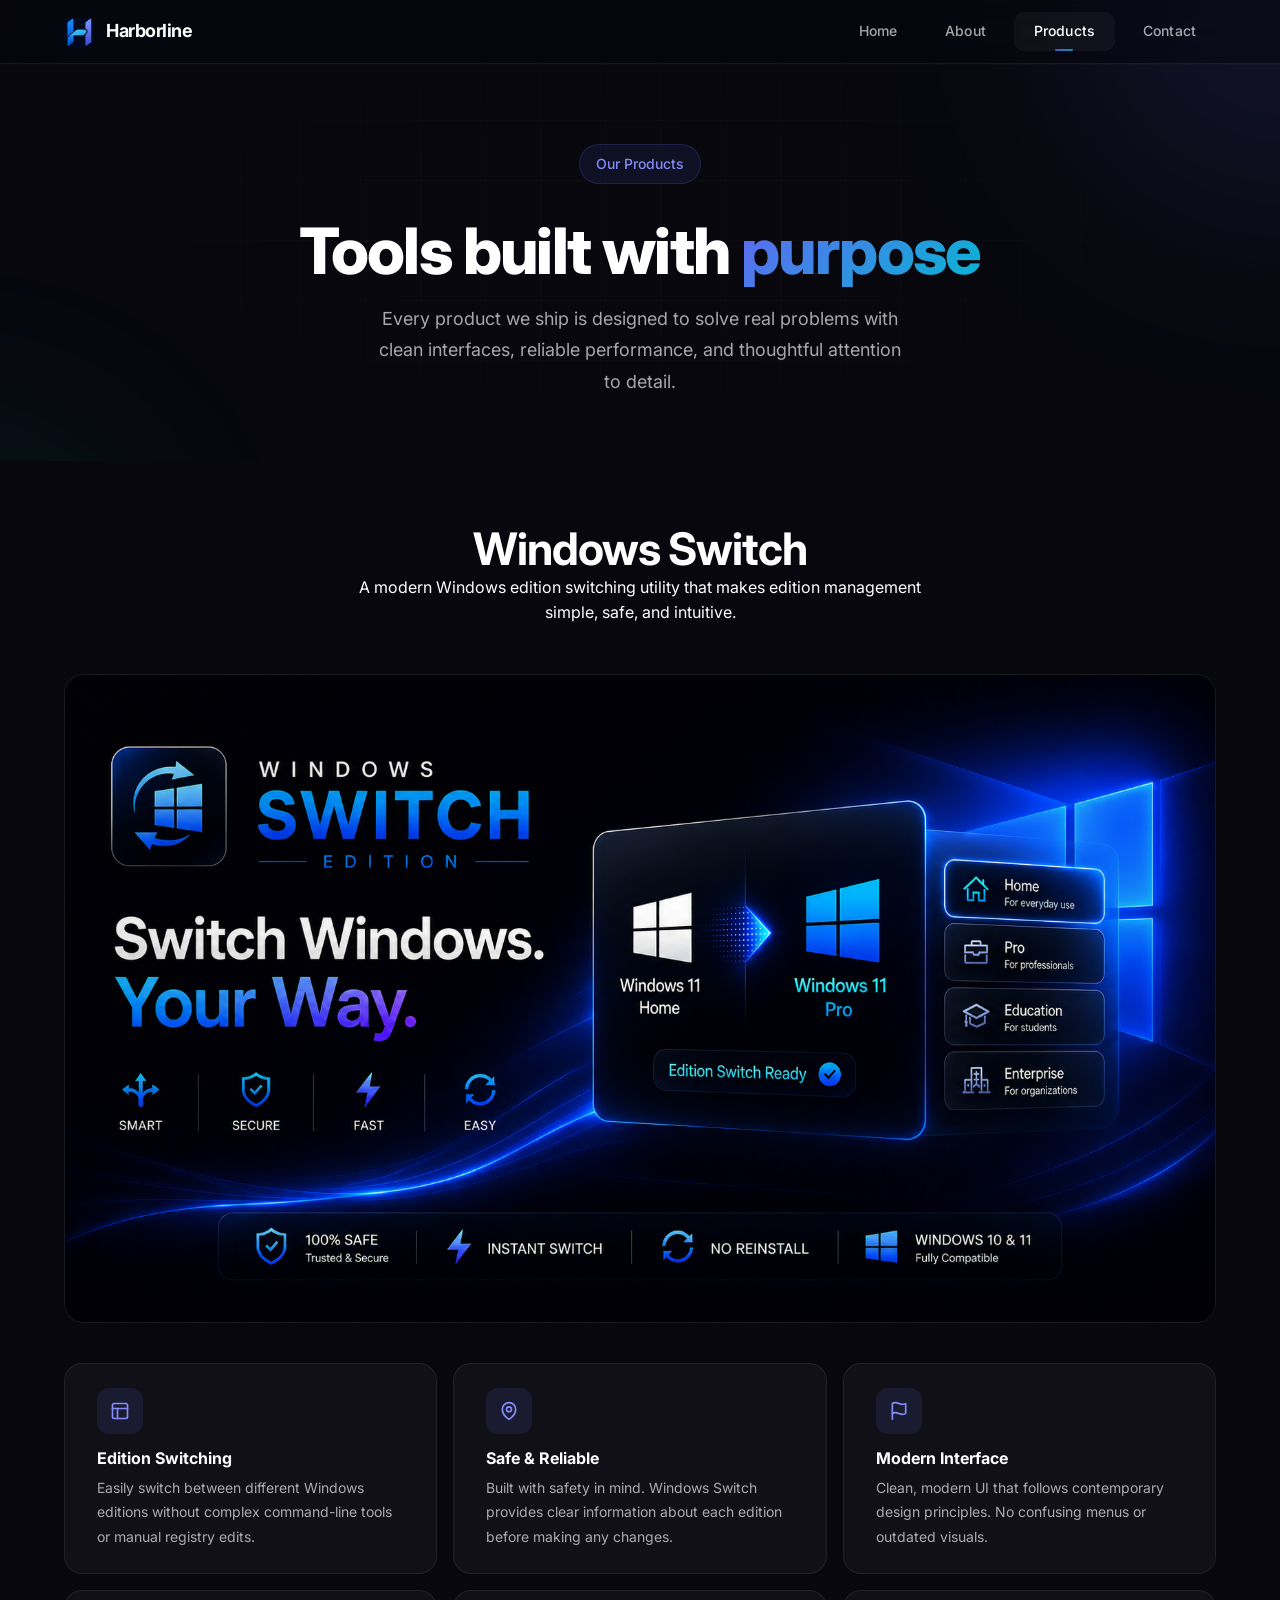
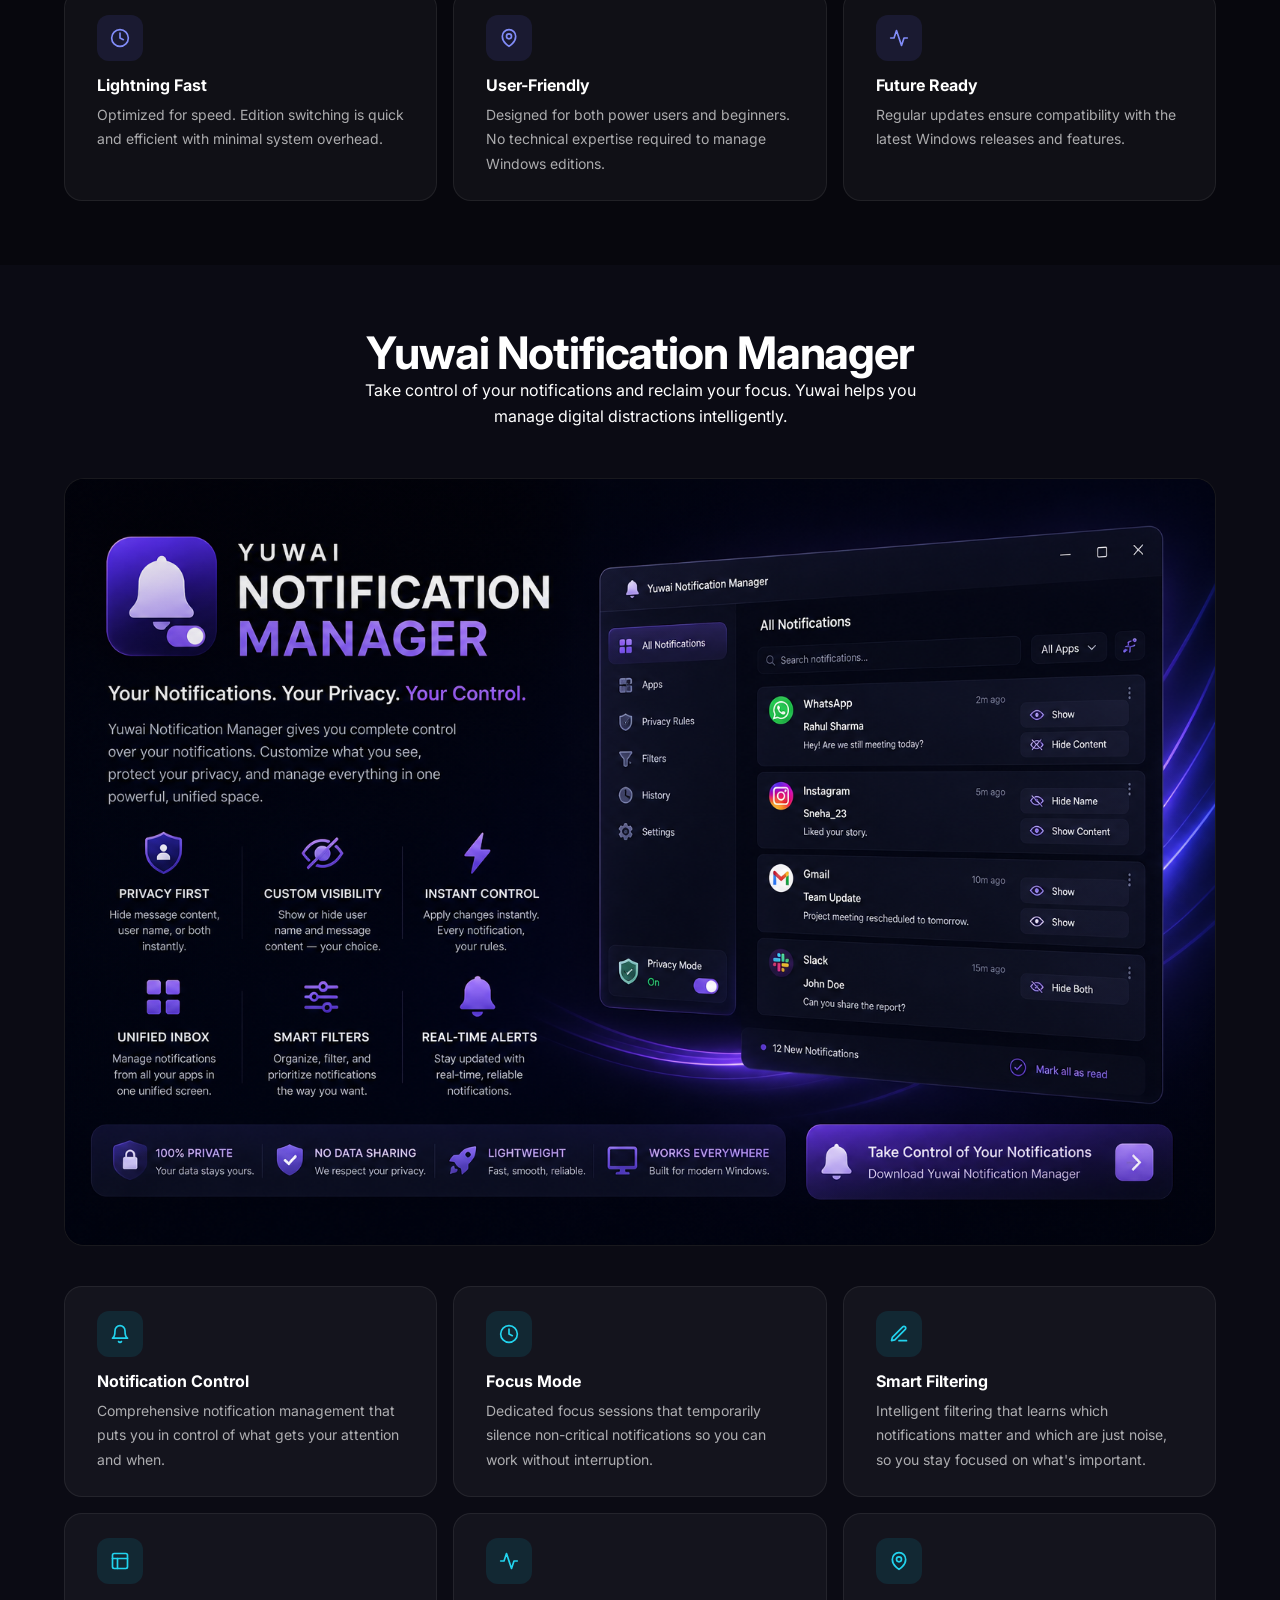
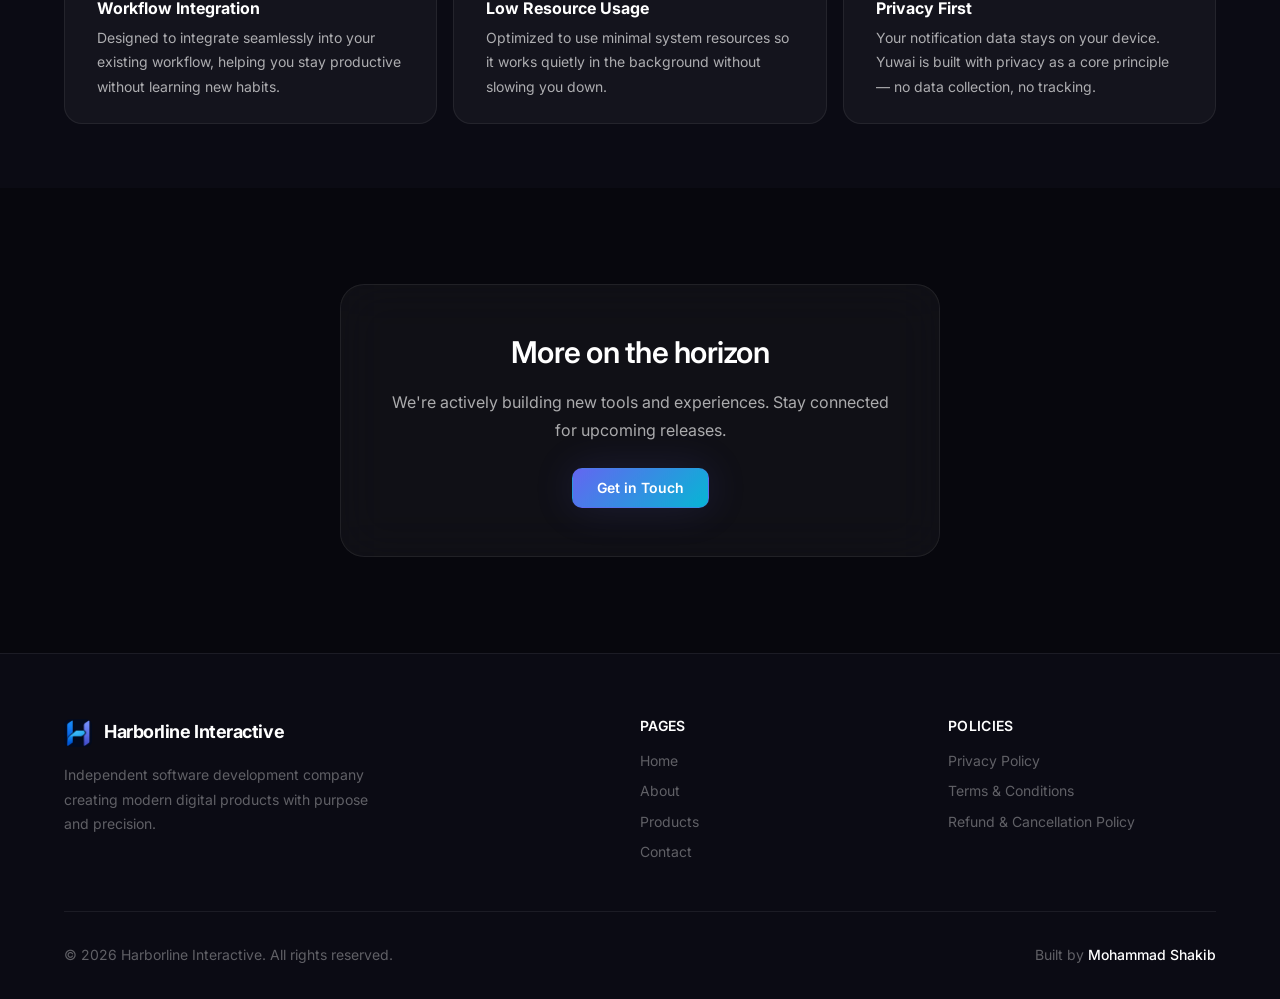
<file: products.html>
<!DOCTYPE html>
<html lang="en">
<head>
  <meta charset="UTF-8">
  <meta name="viewport" content="width=device-width, initial-scale=1.0">
  <title>Products — Harborline Interactive</title>
  <meta name="description" content="Explore Harborline Interactive's products: Windows Switch and Yuwai Notification Manager. Modern utility applications built for productivity.">
  <link rel="canonical" href="https://harborline.com/products.html">
  <meta property="og:title" content="Products — Harborline Interactive">
  <meta property="og:description" content="Windows Switch and Yuwai Notification Manager — modern utility applications.">
  <meta property="og:url" content="https://harborline.com/products.html">
  <meta property="og:type" content="website">
  <link rel="icon" type="image/svg+xml" href="data:image/svg+xml,%3Csvg xmlns='http://www.w3.org/2000/svg' viewBox='0 0 32 32'%3E%3Crect width='32' height='32' rx='8' fill='%236366f1'/%3E%3Ctext x='16' y='22' font-size='18' font-weight='800' fill='white' text-anchor='middle' font-family='Inter, sans-serif'%3EH%3C/text%3E%3C/svg%3E">
  <link rel="stylesheet" href="css/style.css">
</head>
<body>

  <!-- Navigation -->
  <header class="nav" role="banner">
    <div class="nav-inner">
      <a href="index.html" class="nav-logo" aria-label="Harborline Interactive Home">
        <img src="assets/images/harborline-logo.jpeg" alt="Harborline Interactive" class="nav-logo-img">
        <span>Harborline</span>
      </a>
      <nav class="nav-links" role="navigation" aria-label="Main navigation">
        <a href="index.html">Home</a>
        <a href="about.html">About</a>
        <a href="products.html">Products</a>
        <a href="contact.html">Contact</a>
      </nav>
      <button class="nav-toggle" aria-label="Toggle menu" aria-expanded="false">
        <svg class="nav-icon-hamburger" xmlns="http://www.w3.org/2000/svg" width="20" height="20" viewBox="0 0 24 24" fill="none" stroke="currentColor" stroke-width="2" stroke-linecap="round" stroke-linejoin="round"><line x1="4" x2="20" y1="12" y2="12"/><line x1="4" x2="20" y1="6" y2="6"/><line x1="4" x2="20" y1="18" y2="18"/></svg>
        <svg class="nav-icon-close" xmlns="http://www.w3.org/2000/svg" width="20" height="20" viewBox="0 0 24 24" fill="none" stroke="currentColor" stroke-width="2" stroke-linecap="round" stroke-linejoin="round" style="display:none"><path d="M18 6 6 18"/><path d="m6 6 12 12"/></svg>
      </button>
    </div>
  </header>

  <!-- Hero -->
  <section class="product-page-hero" aria-label="Products hero">
    <div class="hero-bg" aria-hidden="true">
      <div class="hero-grid"></div>
      <div class="hero-gradient hero-gradient-1" style="width:400px;height:400px;"></div>
      <div class="hero-gradient hero-gradient-2" style="width:300px;height:300px;"></div>
    </div>
    <div class="container">
      <div class="reveal">
        <span class="hero-badge">Our Products</span>
        <h1 class="heading-1" style="margin-bottom:var(--space-4);">
          Tools built with <span class="text-gradient">purpose</span>
        </h1>
        <p class="body-large" style="max-width:540px;margin:0 auto;">
          Every product we ship is designed to solve real problems with clean interfaces, reliable performance, and thoughtful attention to detail.
        </p>
      </div>
    </div>
  </section>

  <!-- ================================================================
       Windows Switch
       ================================================================ -->
  <section id="windows-switch" class="product-full" aria-label="Windows Switch product details">
    <div class="container">
      <div class="product-full-header reveal">
        <h2 class="heading-2">Windows Switch</h2>
        <p>A modern Windows edition switching utility that makes edition management simple, safe, and intuitive.</p>
      </div>

      <div class="product-screenshot-card reveal">
        <div class="product-card-banner">
          <img src="assets/images/windows-edition-productpage.png" alt="" aria-hidden="true" class="product-banner-img" loading="lazy">
          <div class="product-banner-overlay"></div>
        </div>
      </div>

      <div class="feature-grid">
        <div class="feature-item reveal reveal-delay-1">
          <div class="feature-icon feature-icon-primary">
            <svg width="20" height="20" viewBox="0 0 24 24" fill="none" stroke="currentColor" stroke-width="2" stroke-linecap="round" stroke-linejoin="round"><rect width="18" height="18" x="3" y="3" rx="2" ry="2"/><line x1="3" x2="21" y1="9" y2="9"/><line x1="9" x2="9" y1="21" y2="9"/></svg>
          </div>
          <h4>Edition Switching</h4>
          <p>Easily switch between different Windows editions without complex command-line tools or manual registry edits.</p>
        </div>
        <div class="feature-item reveal reveal-delay-2">
          <div class="feature-icon feature-icon-primary">
            <svg width="20" height="20" viewBox="0 0 24 24" fill="none" stroke="currentColor" stroke-width="2" stroke-linecap="round" stroke-linejoin="round"><path d="M12 22s-8-4.5-8-11.8A8 8 0 0 1 12 2a8 8 0 0 1 8 8.2c0 7.3-8 11.8-8 11.8z"/><circle cx="12" cy="10" r="3"/></svg>
          </div>
          <h4>Safe &amp; Reliable</h4>
          <p>Built with safety in mind. Windows Switch provides clear information about each edition before making any changes.</p>
        </div>
        <div class="feature-item reveal reveal-delay-3">
          <div class="feature-icon feature-icon-primary">
            <svg width="20" height="20" viewBox="0 0 24 24" fill="none" stroke="currentColor" stroke-width="2" stroke-linecap="round" stroke-linejoin="round"><path d="M4 15s1-1 4-1 5 2 8 2 4-1 4-1V3s-1 1-4 1-5-2-8-2-4 1-4 1z"/><line x1="4" x2="4" y1="22" y2="15"/></svg>
          </div>
          <h4>Modern Interface</h4>
          <p>Clean, modern UI that follows contemporary design principles. No confusing menus or outdated visuals.</p>
        </div>
        <div class="feature-item reveal reveal-delay-4">
          <div class="feature-icon feature-icon-primary">
            <svg width="20" height="20" viewBox="0 0 24 24" fill="none" stroke="currentColor" stroke-width="2" stroke-linecap="round" stroke-linejoin="round"><circle cx="12" cy="12" r="10"/><path d="M12 6v6l4 2"/></svg>
          </div>
          <h4>Lightning Fast</h4>
          <p>Optimized for speed. Edition switching is quick and efficient with minimal system overhead.</p>
        </div>
        <div class="feature-item reveal reveal-delay-5">
          <div class="feature-icon feature-icon-primary">
            <svg width="20" height="20" viewBox="0 0 24 24" fill="none" stroke="currentColor" stroke-width="2" stroke-linecap="round" stroke-linejoin="round"><path d="M12 22s-8-4.5-8-11.8A8 8 0 0 1 12 2a8 8 0 0 1 8 8.2c0 7.3-8 11.8-8 11.8z"/><circle cx="12" cy="10" r="3"/></svg>
          </div>
          <h4>User-Friendly</h4>
          <p>Designed for both power users and beginners. No technical expertise required to manage Windows editions.</p>
        </div>
        <div class="feature-item reveal reveal-delay-6">
          <div class="feature-icon feature-icon-primary">
            <svg width="20" height="20" viewBox="0 0 24 24" fill="none" stroke="currentColor" stroke-width="2" stroke-linecap="round" stroke-linejoin="round"><polyline points="22 12 18 12 15 21 9 3 6 12 2 12"/></svg>
          </div>
          <h4>Future Ready</h4>
          <p>Regular updates ensure compatibility with the latest Windows releases and features.</p>
        </div>
      </div>
    </div>
  </section>

  <!-- ================================================================
       Yuwai Notification Manager
       ================================================================ -->
  <section id="yuwai" class="product-full" style="background:var(--color-bg-alt);" aria-label="Yuwai Notification Manager product details">
    <div class="container">
      <div class="product-full-header reveal">
        <h2 class="heading-2">Yuwai Notification Manager</h2>
        <p>Take control of your notifications and reclaim your focus. Yuwai helps you manage digital distractions intelligently.</p>
      </div>

      <div class="product-screenshot-card reveal">
        <div class="product-card-banner">
          <img src="assets/images/Yuwai-banner-new.png" alt="" aria-hidden="true" class="product-banner-img" loading="lazy">
          <div class="product-banner-overlay"></div>
        </div>
      </div>

      <div class="feature-grid">
        <div class="feature-item reveal reveal-delay-1">
          <div class="feature-icon feature-icon-cyan">
            <svg width="20" height="20" viewBox="0 0 24 24" fill="none" stroke="currentColor" stroke-width="2" stroke-linecap="round" stroke-linejoin="round"><path d="M18 8A6 6 0 0 0 6 8c0 7-3 9-3 9h18s-3-2-3-9"/><path d="M13.73 21a2 2 0 0 1-3.46 0"/></svg>
          </div>
          <h4>Notification Control</h4>
          <p>Comprehensive notification management that puts you in control of what gets your attention and when.</p>
        </div>
        <div class="feature-item reveal reveal-delay-2">
          <div class="feature-icon feature-icon-cyan">
            <svg width="20" height="20" viewBox="0 0 24 24" fill="none" stroke="currentColor" stroke-width="2" stroke-linecap="round" stroke-linejoin="round"><circle cx="12" cy="12" r="10"/><polyline points="12 6 12 12 16 14"/></svg>
          </div>
          <h4>Focus Mode</h4>
          <p>Dedicated focus sessions that temporarily silence non-critical notifications so you can work without interruption.</p>
        </div>
        <div class="feature-item reveal reveal-delay-3">
          <div class="feature-icon feature-icon-cyan">
            <svg width="20" height="20" viewBox="0 0 24 24" fill="none" stroke="currentColor" stroke-width="2" stroke-linecap="round" stroke-linejoin="round"><path d="M12 20h9"/><path d="M16.5 3.5a2.121 2.121 0 0 1 3 3L7 19l-4 1 1-4L16.5 3.5z"/></svg>
          </div>
          <h4>Smart Filtering</h4>
          <p>Intelligent filtering that learns which notifications matter and which are just noise, so you stay focused on what's important.</p>
        </div>
        <div class="feature-item reveal reveal-delay-4">
          <div class="feature-icon feature-icon-cyan">
            <svg width="20" height="20" viewBox="0 0 24 24" fill="none" stroke="currentColor" stroke-width="2" stroke-linecap="round" stroke-linejoin="round"><rect width="18" height="18" x="3" y="3" rx="2"/><path d="M3 9h18"/><path d="M9 21V9"/></svg>
          </div>
          <h4>Workflow Integration</h4>
          <p>Designed to integrate seamlessly into your existing workflow, helping you stay productive without learning new habits.</p>
        </div>
        <div class="feature-item reveal reveal-delay-5">
          <div class="feature-icon feature-icon-cyan">
            <svg width="20" height="20" viewBox="0 0 24 24" fill="none" stroke="currentColor" stroke-width="2" stroke-linecap="round" stroke-linejoin="round"><polyline points="22 12 18 12 15 21 9 3 6 12 2 12"/></svg>
          </div>
          <h4>Low Resource Usage</h4>
          <p>Optimized to use minimal system resources so it works quietly in the background without slowing you down.</p>
        </div>
        <div class="feature-item reveal reveal-delay-6">
          <div class="feature-icon feature-icon-cyan">
            <svg width="20" height="20" viewBox="0 0 24 24" fill="none" stroke="currentColor" stroke-width="2" stroke-linecap="round" stroke-linejoin="round"><path d="M12 22s-8-4.5-8-11.8A8 8 0 0 1 12 2a8 8 0 0 1 8 8.2c0 7.3-8 11.8-8 11.8z"/><circle cx="12" cy="10" r="3"/></svg>
          </div>
          <h4>Privacy First</h4>
          <p>Your notification data stays on your device. Yuwai is built with privacy as a core principle — no data collection, no tracking.</p>
        </div>
      </div>
    </div>
  </section>

  <!-- Future Products CTA -->
  <section class="section" aria-label="Future products">
    <div class="container text-center">
      <div class="glass-card reveal" style="max-width:600px;margin:0 auto;padding:var(--space-12);">
        <h2 class="heading-3" style="margin-bottom:var(--space-4);">More on the horizon</h2>
        <p class="body-regular" style="margin-bottom:var(--space-6);">
          We're actively building new tools and experiences. Stay connected for upcoming releases.
        </p>
        <a href="contact.html" class="btn btn-primary">Get in Touch</a>
      </div>
    </div>
  </section>

  <!-- Footer -->
  <footer class="footer" role="contentinfo">
    <div class="container">
      <div class="footer-grid">
        <div class="footer-brand">
          <a href="index.html" class="nav-logo">
            <img src="assets/images/harborline-logo.jpeg" alt="Harborline Interactive" class="nav-logo-img">
            <span>Harborline Interactive</span>
          </a>
          <p>Independent software development company creating modern digital products with purpose and precision.</p>
        </div>
        <div class="footer-links">
          <h4>Pages</h4>
          <nav aria-label="Footer pages">
            <a href="index.html">Home</a>
            <a href="about.html">About</a>
            <a href="products.html">Products</a>
            <a href="contact.html">Contact</a>
          </nav>
        </div>
        <div class="footer-links">
          <h4>Policies</h4>
          <nav aria-label="Footer policies">
            <a href="privacy.html">Privacy Policy</a>
            <a href="terms.html">Terms &amp; Conditions</a>
            <a href="refund.html">Refund &amp; Cancellation Policy</a>
          </nav>
        </div>
      </div>
      <div class="footer-bottom">
        <p>&copy; <span class="footer-year">2025</span> Harborline Interactive. All rights reserved.</p>
        <p>Built by <strong style="color:var(--color-text-primary);font-weight:500;">Mohammad Shakib</strong></p>
      </div>
    </div>
  </footer>

  <script src="js/main.js"></script>
</body>
</html>
</file>
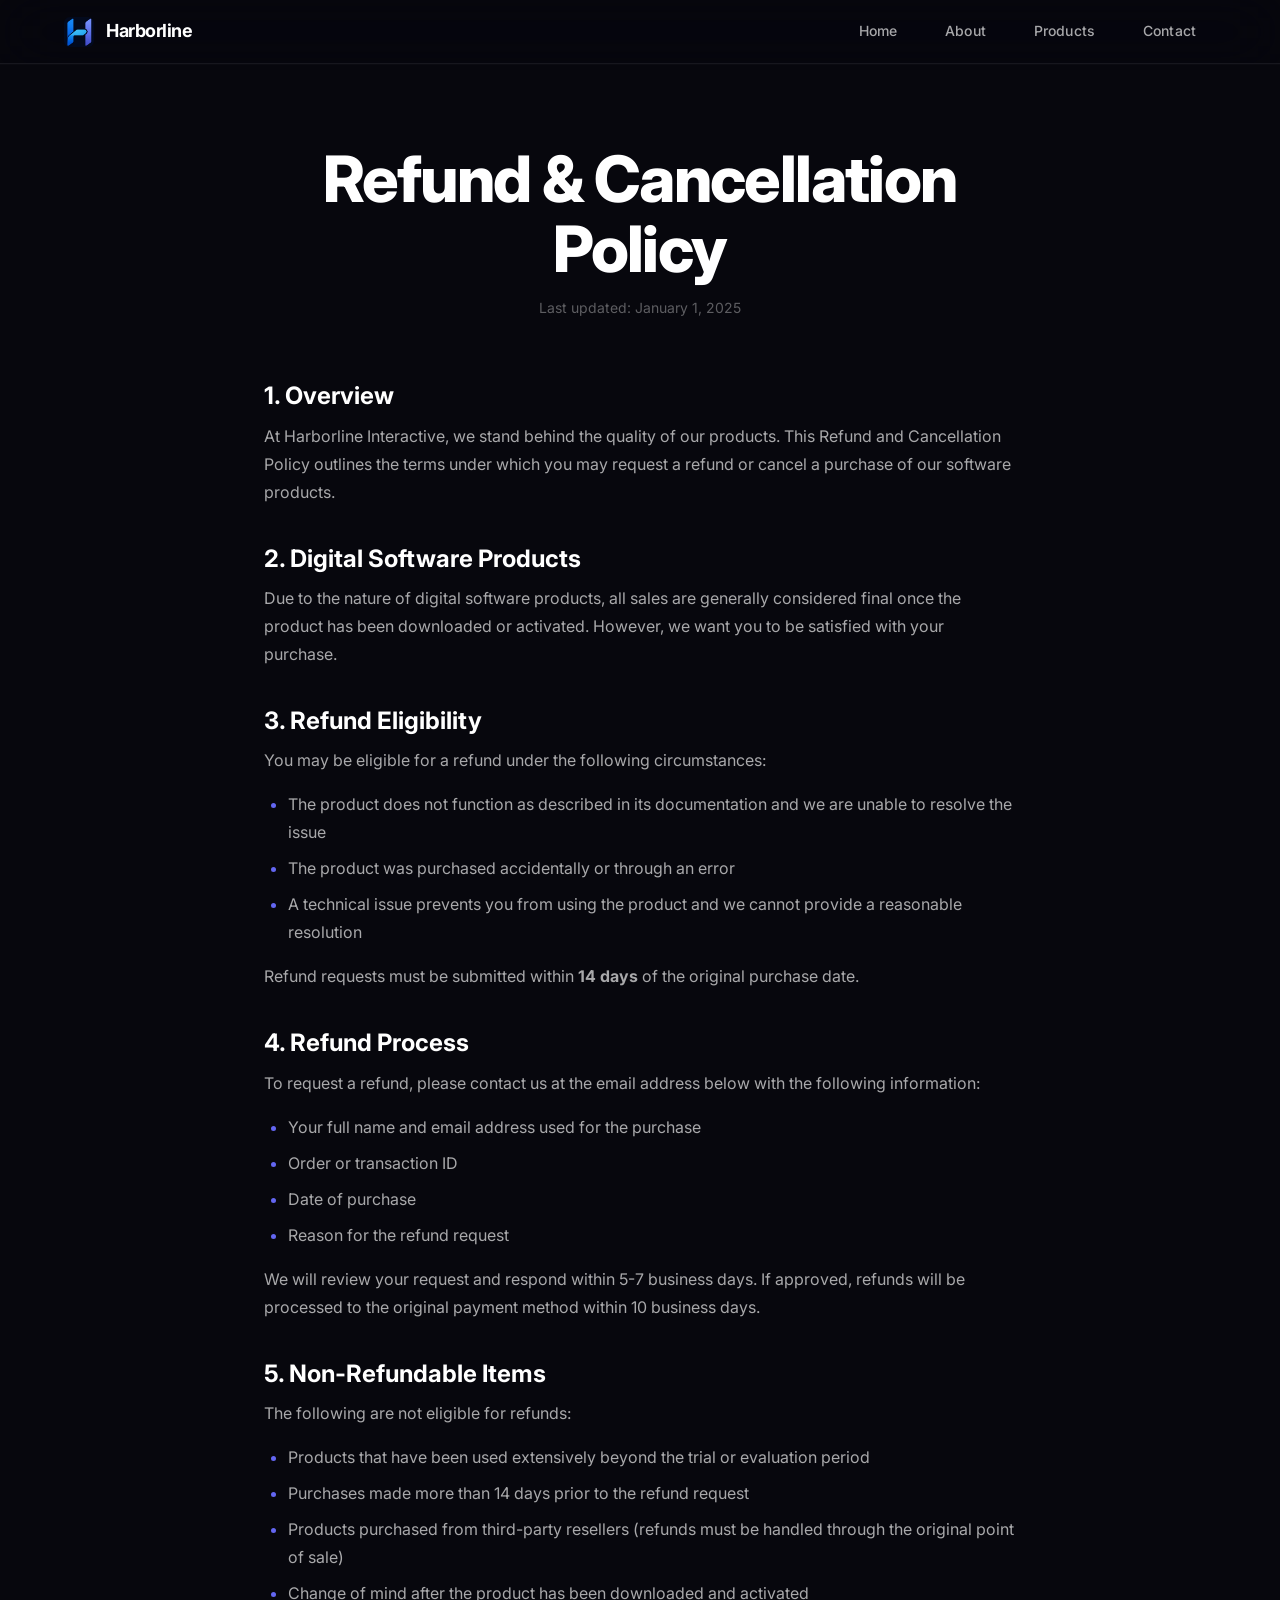
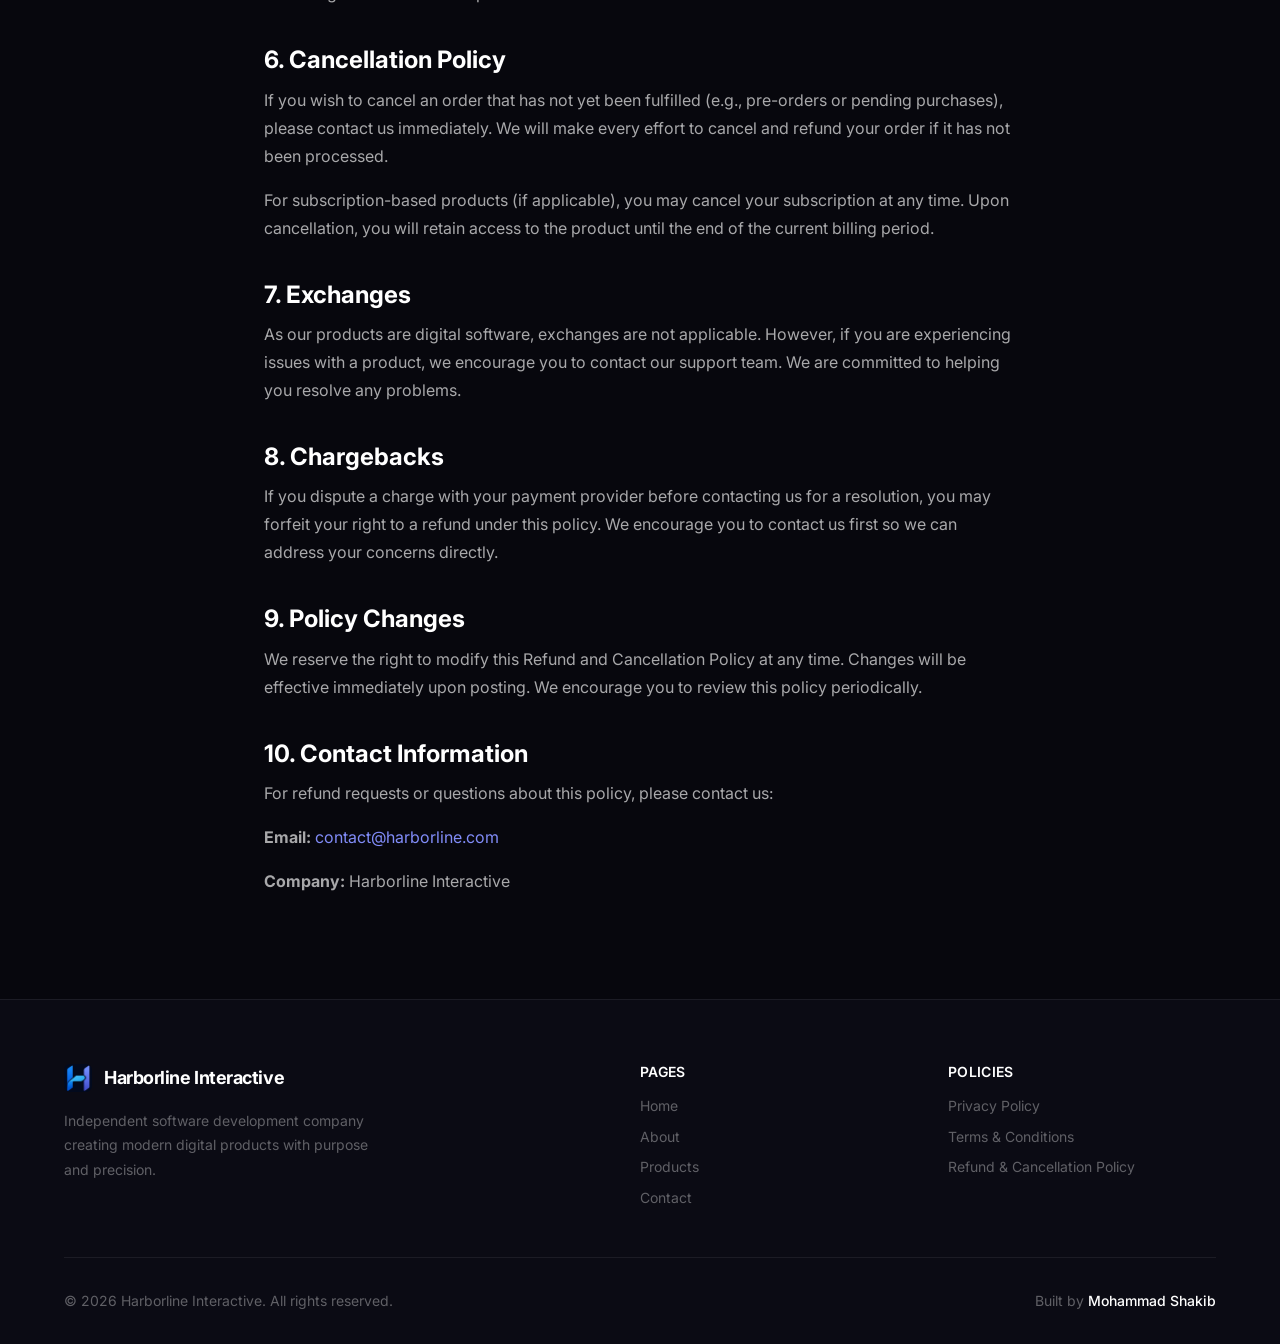
<file: refund.html>
<!DOCTYPE html>
<html lang="en">
<head>
  <meta charset="UTF-8">
  <meta name="viewport" content="width=device-width, initial-scale=1.0">
  <title>Refund &amp; Cancellation Policy — Harborline Interactive</title>
  <meta name="description" content="Harborline Interactive Refund and Cancellation Policy. Information about refunds, returns, and order cancellations for our products.">
  <link rel="canonical" href="https://harborline.com/refund.html">
  <meta property="og:title" content="Refund &amp; Cancellation Policy — Harborline Interactive">
  <meta property="og:description" content="Harborline Interactive Refund and Cancellation Policy.">
  <meta property="og:url" content="https://harborline.com/refund.html">
  <meta property="og:type" content="website">
  <link rel="icon" type="image/svg+xml" href="data:image/svg+xml,%3Csvg xmlns='http://www.w3.org/2000/svg' viewBox='0 0 32 32'%3E%3Crect width='32' height='32' rx='8' fill='%236366f1'/%3E%3Ctext x='16' y='22' font-size='18' font-weight='800' fill='white' text-anchor='middle' font-family='Inter, sans-serif'%3EH%3C/text%3E%3C/svg%3E">
  <link rel="stylesheet" href="css/style.css">
</head>
<body>

  <header class="nav" role="banner">
    <div class="nav-inner">
      <a href="index.html" class="nav-logo" aria-label="Harborline Interactive Home">
        <img src="assets/images/harborline-logo.jpeg" alt="Harborline Interactive" class="nav-logo-img">
        <span>Harborline</span>
      </a>
      <nav class="nav-links" role="navigation" aria-label="Main navigation">
        <a href="index.html">Home</a>
        <a href="about.html">About</a>
        <a href="products.html">Products</a>
        <a href="contact.html">Contact</a>
      </nav>
      <button class="nav-toggle" aria-label="Toggle menu" aria-expanded="false">
        <svg class="nav-icon-hamburger" xmlns="http://www.w3.org/2000/svg" width="20" height="20" viewBox="0 0 24 24" fill="none" stroke="currentColor" stroke-width="2" stroke-linecap="round" stroke-linejoin="round"><line x1="4" x2="20" y1="12" y2="12"/><line x1="4" x2="20" y1="6" y2="6"/><line x1="4" x2="20" y1="18" y2="18"/></svg>
        <svg class="nav-icon-close" xmlns="http://www.w3.org/2000/svg" width="20" height="20" viewBox="0 0 24 24" fill="none" stroke="currentColor" stroke-width="2" stroke-linecap="round" stroke-linejoin="round" style="display:none"><path d="M18 6 6 18"/><path d="m6 6 12 12"/></svg>
      </button>
    </div>
  </header>

  <main class="policy-page">
    <div class="container container-narrow">
      <div class="policy-header reveal">
        <h1 class="heading-1">Refund &amp; Cancellation Policy</h1>
        <p>Last updated: January 1, 2025</p>
      </div>
      <div class="policy-content reveal">
        <section>
          <h2>1. Overview</h2>
          <p>At Harborline Interactive, we stand behind the quality of our products. This Refund and Cancellation Policy outlines the terms under which you may request a refund or cancel a purchase of our software products.</p>
        </section>

        <section>
          <h2>2. Digital Software Products</h2>
          <p>Due to the nature of digital software products, all sales are generally considered final once the product has been downloaded or activated. However, we want you to be satisfied with your purchase.</p>
        </section>

        <section>
          <h2>3. Refund Eligibility</h2>
          <p>You may be eligible for a refund under the following circumstances:</p>
          <ul>
            <li>The product does not function as described in its documentation and we are unable to resolve the issue</li>
            <li>The product was purchased accidentally or through an error</li>
            <li>A technical issue prevents you from using the product and we cannot provide a reasonable resolution</li>
          </ul>
          <p>Refund requests must be submitted within <strong>14 days</strong> of the original purchase date.</p>
        </section>

        <section>
          <h2>4. Refund Process</h2>
          <p>To request a refund, please contact us at the email address below with the following information:</p>
          <ul>
            <li>Your full name and email address used for the purchase</li>
            <li>Order or transaction ID</li>
            <li>Date of purchase</li>
            <li>Reason for the refund request</li>
          </ul>
          <p>We will review your request and respond within 5-7 business days. If approved, refunds will be processed to the original payment method within 10 business days.</p>
        </section>

        <section>
          <h2>5. Non-Refundable Items</h2>
          <p>The following are not eligible for refunds:</p>
          <ul>
            <li>Products that have been used extensively beyond the trial or evaluation period</li>
            <li>Purchases made more than 14 days prior to the refund request</li>
            <li>Products purchased from third-party resellers (refunds must be handled through the original point of sale)</li>
            <li>Change of mind after the product has been downloaded and activated</li>
          </ul>
        </section>

        <section>
          <h2>6. Cancellation Policy</h2>
          <p>If you wish to cancel an order that has not yet been fulfilled (e.g., pre-orders or pending purchases), please contact us immediately. We will make every effort to cancel and refund your order if it has not been processed.</p>
          <p>For subscription-based products (if applicable), you may cancel your subscription at any time. Upon cancellation, you will retain access to the product until the end of the current billing period.</p>
        </section>

        <section>
          <h2>7. Exchanges</h2>
          <p>As our products are digital software, exchanges are not applicable. However, if you are experiencing issues with a product, we encourage you to contact our support team. We are committed to helping you resolve any problems.</p>
        </section>

        <section>
          <h2>8. Chargebacks</h2>
          <p>If you dispute a charge with your payment provider before contacting us for a resolution, you may forfeit your right to a refund under this policy. We encourage you to contact us first so we can address your concerns directly.</p>
        </section>

        <section>
          <h2>9. Policy Changes</h2>
          <p>We reserve the right to modify this Refund and Cancellation Policy at any time. Changes will be effective immediately upon posting. We encourage you to review this policy periodically.</p>
        </section>

        <section>
          <h2>10. Contact Information</h2>
          <p>For refund requests or questions about this policy, please contact us:</p>
          <p><strong>Email:</strong> <a href="mailto:contact@harborline.com" style="color:var(--color-accent-light);">contact@harborline.com</a></p>
          <p><strong>Company:</strong> Harborline Interactive</p>
        </section>
      </div>
    </div>
  </main>

  <footer class="footer" role="contentinfo">
    <div class="container">
      <div class="footer-grid">
        <div class="footer-brand">
          <a href="index.html" class="nav-logo">
            <img src="assets/images/harborline-logo.jpeg" alt="Harborline Interactive" class="nav-logo-img">
            <span>Harborline Interactive</span>
          </a>
          <p>Independent software development company creating modern digital products with purpose and precision.</p>
        </div>
        <div class="footer-links">
          <h4>Pages</h4>
          <nav aria-label="Footer pages">
            <a href="index.html">Home</a>
            <a href="about.html">About</a>
            <a href="products.html">Products</a>
            <a href="contact.html">Contact</a>
          </nav>
        </div>
        <div class="footer-links">
          <h4>Policies</h4>
          <nav aria-label="Footer policies">
            <a href="privacy.html">Privacy Policy</a>
            <a href="terms.html">Terms &amp; Conditions</a>
            <a href="refund.html">Refund &amp; Cancellation Policy</a>
          </nav>
        </div>
      </div>
      <div class="footer-bottom">
        <p>&copy; <span class="footer-year">2025</span> Harborline Interactive. All rights reserved.</p>
        <p>Built by <strong style="color:var(--color-text-primary);font-weight:500;">Mohammad Shakib</strong></p>
      </div>
    </div>
  </footer>

  <script src="js/main.js"></script>
</body>
</html>
</file>
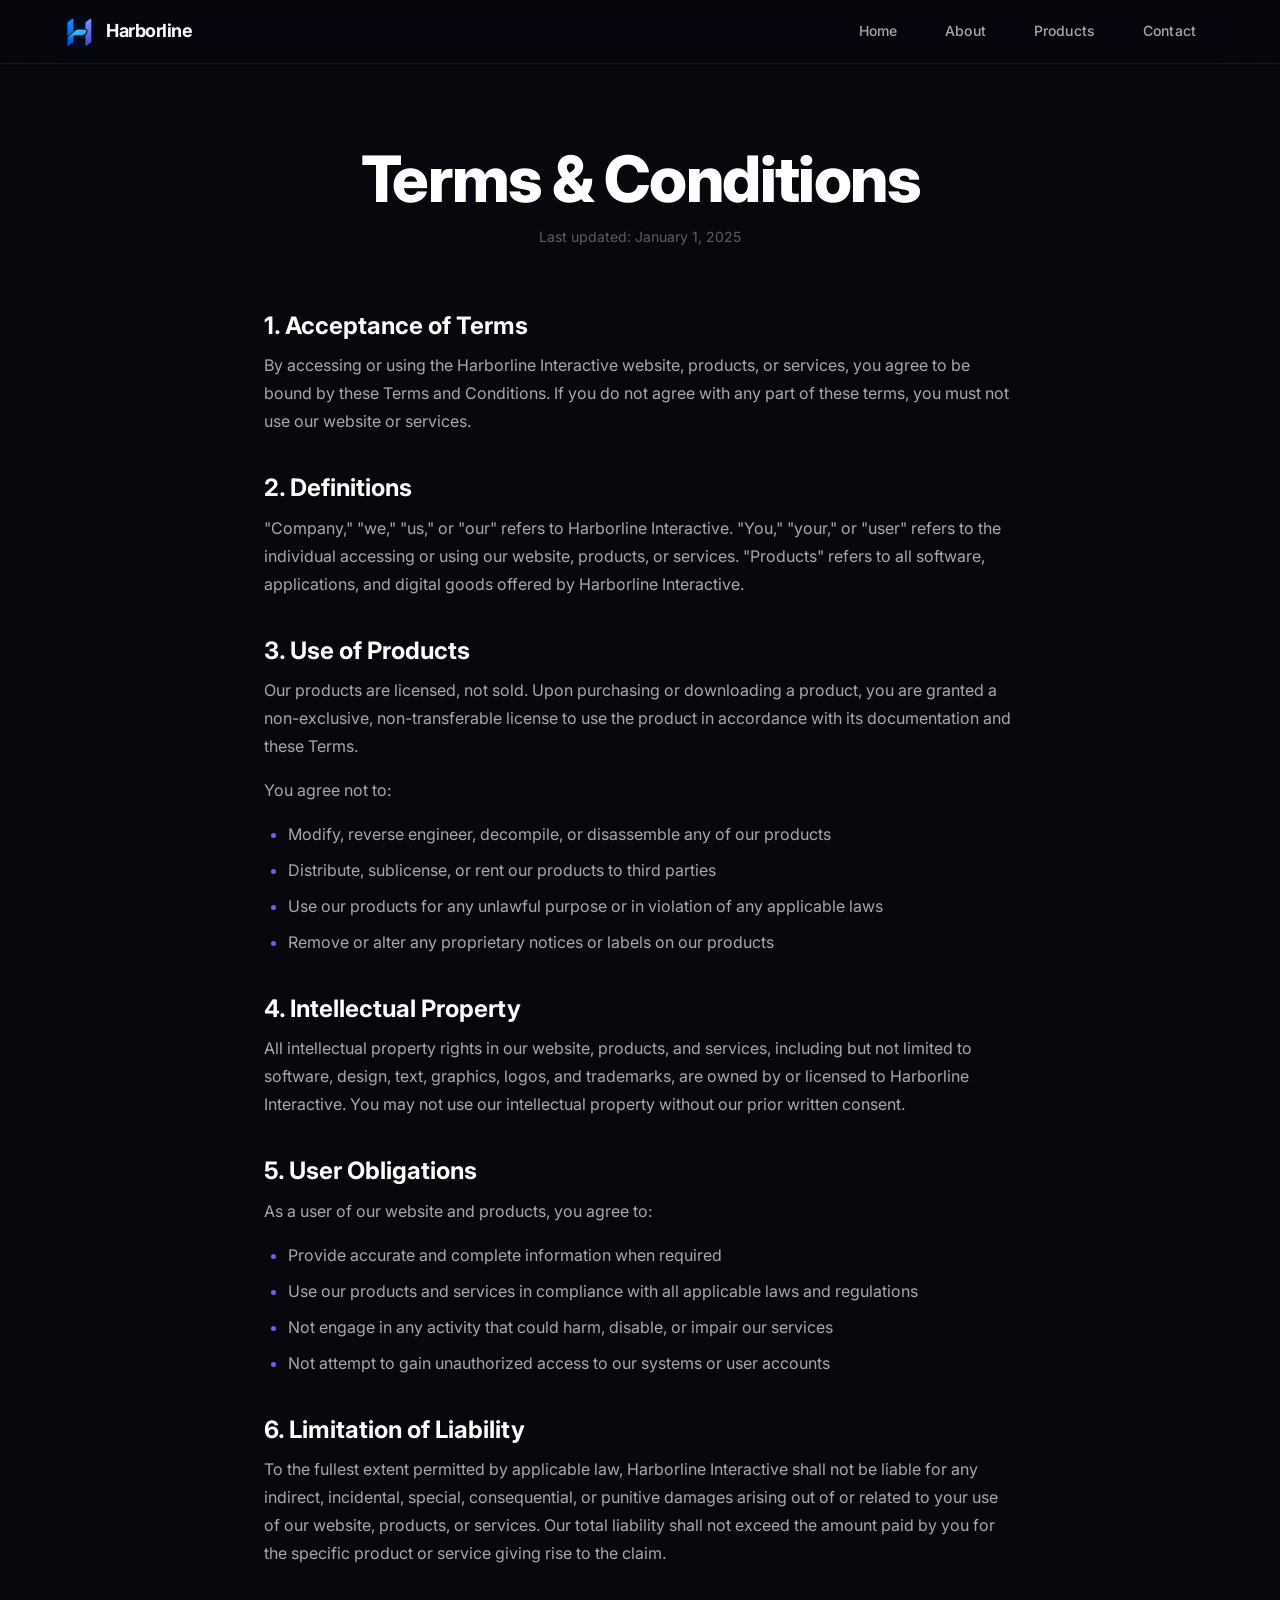
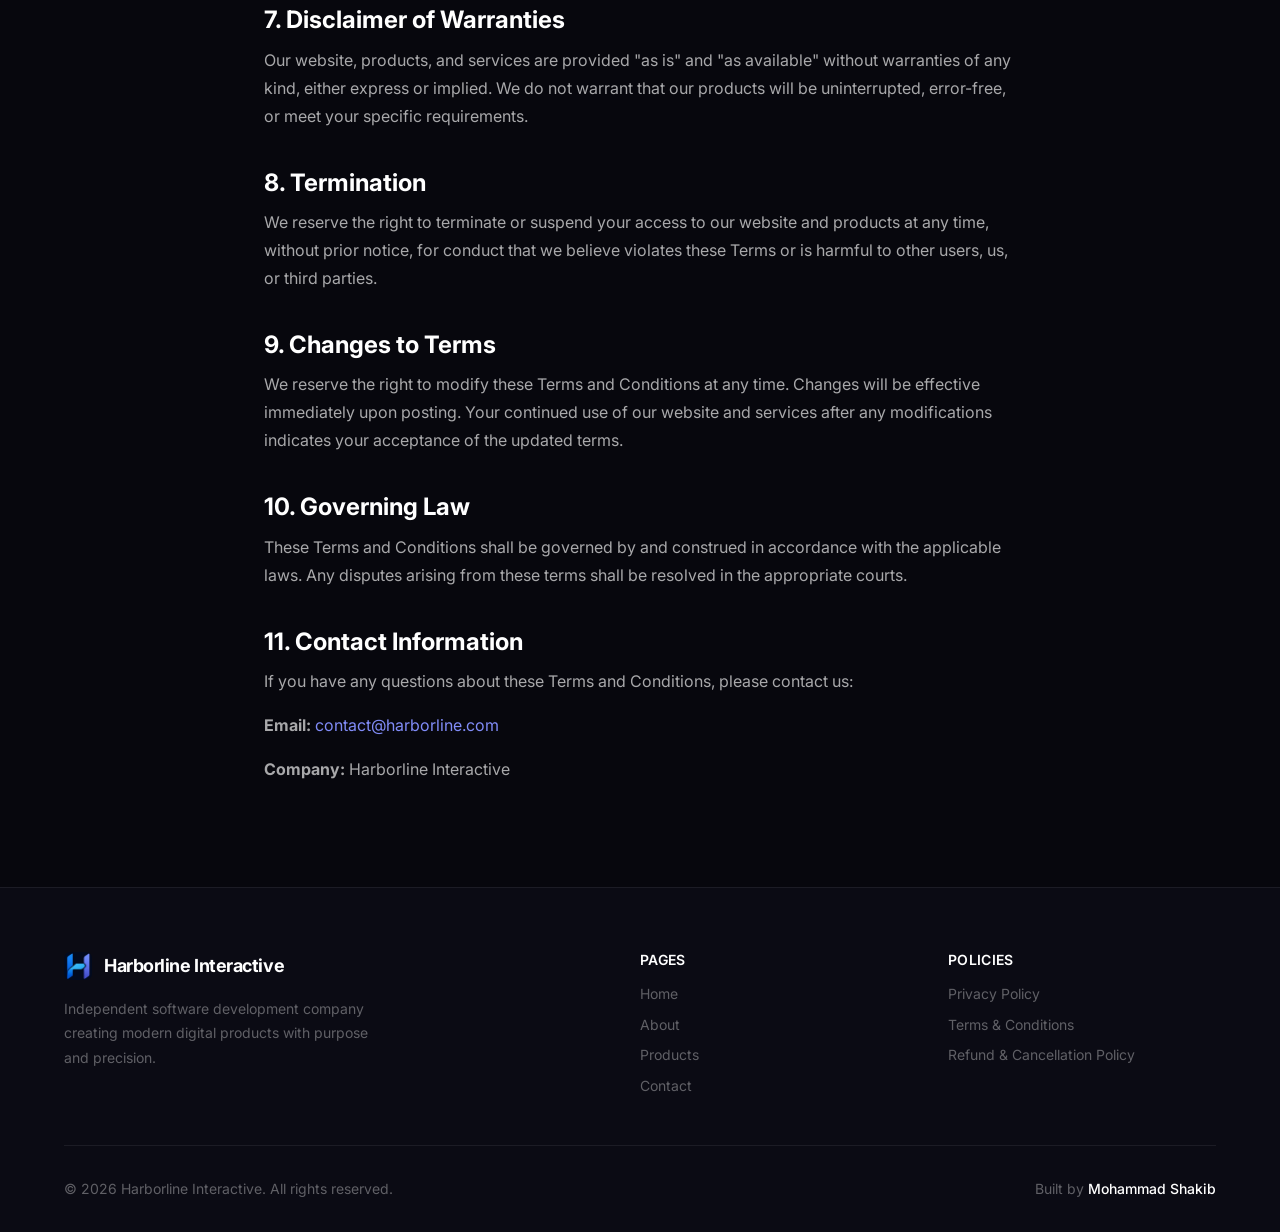
<file: terms.html>
<!DOCTYPE html>
<html lang="en">
<head>
  <meta charset="UTF-8">
  <meta name="viewport" content="width=device-width, initial-scale=1.0">
  <title>Terms &amp; Conditions — Harborline Interactive</title>
  <meta name="description" content="Harborline Interactive Terms and Conditions. The terms governing the use of our website, products, and services.">
  <link rel="canonical" href="https://harborline.com/terms.html">
  <meta property="og:title" content="Terms &amp; Conditions — Harborline Interactive">
  <meta property="og:description" content="Harborline Interactive Terms and Conditions.">
  <meta property="og:url" content="https://harborline.com/terms.html">
  <meta property="og:type" content="website">
  <link rel="icon" type="image/svg+xml" href="data:image/svg+xml,%3Csvg xmlns='http://www.w3.org/2000/svg' viewBox='0 0 32 32'%3E%3Crect width='32' height='32' rx='8' fill='%236366f1'/%3E%3Ctext x='16' y='22' font-size='18' font-weight='800' fill='white' text-anchor='middle' font-family='Inter, sans-serif'%3EH%3C/text%3E%3C/svg%3E">
  <link rel="stylesheet" href="css/style.css">
</head>
<body>

  <header class="nav" role="banner">
    <div class="nav-inner">
      <a href="index.html" class="nav-logo" aria-label="Harborline Interactive Home">
        <img src="assets/images/harborline-logo.jpeg" alt="Harborline Interactive" class="nav-logo-img">
        <span>Harborline</span>
      </a>
      <nav class="nav-links" role="navigation" aria-label="Main navigation">
        <a href="index.html">Home</a>
        <a href="about.html">About</a>
        <a href="products.html">Products</a>
        <a href="contact.html">Contact</a>
      </nav>
      <button class="nav-toggle" aria-label="Toggle menu" aria-expanded="false">
        <svg class="nav-icon-hamburger" xmlns="http://www.w3.org/2000/svg" width="20" height="20" viewBox="0 0 24 24" fill="none" stroke="currentColor" stroke-width="2" stroke-linecap="round" stroke-linejoin="round"><line x1="4" x2="20" y1="12" y2="12"/><line x1="4" x2="20" y1="6" y2="6"/><line x1="4" x2="20" y1="18" y2="18"/></svg>
        <svg class="nav-icon-close" xmlns="http://www.w3.org/2000/svg" width="20" height="20" viewBox="0 0 24 24" fill="none" stroke="currentColor" stroke-width="2" stroke-linecap="round" stroke-linejoin="round" style="display:none"><path d="M18 6 6 18"/><path d="m6 6 12 12"/></svg>
      </button>
    </div>
  </header>

  <main class="policy-page">
    <div class="container container-narrow">
      <div class="policy-header reveal">
        <h1 class="heading-1">Terms &amp; Conditions</h1>
        <p>Last updated: January 1, 2025</p>
      </div>
      <div class="policy-content reveal">
        <section>
          <h2>1. Acceptance of Terms</h2>
          <p>By accessing or using the Harborline Interactive website, products, or services, you agree to be bound by these Terms and Conditions. If you do not agree with any part of these terms, you must not use our website or services.</p>
        </section>

        <section>
          <h2>2. Definitions</h2>
          <p>"Company," "we," "us," or "our" refers to Harborline Interactive. "You," "your," or "user" refers to the individual accessing or using our website, products, or services. "Products" refers to all software, applications, and digital goods offered by Harborline Interactive.</p>
        </section>

        <section>
          <h2>3. Use of Products</h2>
          <p>Our products are licensed, not sold. Upon purchasing or downloading a product, you are granted a non-exclusive, non-transferable license to use the product in accordance with its documentation and these Terms.</p>
          <p>You agree not to:</p>
          <ul>
            <li>Modify, reverse engineer, decompile, or disassemble any of our products</li>
            <li>Distribute, sublicense, or rent our products to third parties</li>
            <li>Use our products for any unlawful purpose or in violation of any applicable laws</li>
            <li>Remove or alter any proprietary notices or labels on our products</li>
          </ul>
        </section>

        <section>
          <h2>4. Intellectual Property</h2>
          <p>All intellectual property rights in our website, products, and services, including but not limited to software, design, text, graphics, logos, and trademarks, are owned by or licensed to Harborline Interactive. You may not use our intellectual property without our prior written consent.</p>
        </section>

        <section>
          <h2>5. User Obligations</h2>
          <p>As a user of our website and products, you agree to:</p>
          <ul>
            <li>Provide accurate and complete information when required</li>
            <li>Use our products and services in compliance with all applicable laws and regulations</li>
            <li>Not engage in any activity that could harm, disable, or impair our services</li>
            <li>Not attempt to gain unauthorized access to our systems or user accounts</li>
          </ul>
        </section>

        <section>
          <h2>6. Limitation of Liability</h2>
          <p>To the fullest extent permitted by applicable law, Harborline Interactive shall not be liable for any indirect, incidental, special, consequential, or punitive damages arising out of or related to your use of our website, products, or services. Our total liability shall not exceed the amount paid by you for the specific product or service giving rise to the claim.</p>
        </section>

        <section>
          <h2>7. Disclaimer of Warranties</h2>
          <p>Our website, products, and services are provided "as is" and "as available" without warranties of any kind, either express or implied. We do not warrant that our products will be uninterrupted, error-free, or meet your specific requirements.</p>
        </section>

        <section>
          <h2>8. Termination</h2>
          <p>We reserve the right to terminate or suspend your access to our website and products at any time, without prior notice, for conduct that we believe violates these Terms or is harmful to other users, us, or third parties.</p>
        </section>

        <section>
          <h2>9. Changes to Terms</h2>
          <p>We reserve the right to modify these Terms and Conditions at any time. Changes will be effective immediately upon posting. Your continued use of our website and services after any modifications indicates your acceptance of the updated terms.</p>
        </section>

        <section>
          <h2>10. Governing Law</h2>
          <p>These Terms and Conditions shall be governed by and construed in accordance with the applicable laws. Any disputes arising from these terms shall be resolved in the appropriate courts.</p>
        </section>

        <section>
          <h2>11. Contact Information</h2>
          <p>If you have any questions about these Terms and Conditions, please contact us:</p>
          <p><strong>Email:</strong> <a href="mailto:contact@harborline.com" style="color:var(--color-accent-light);">contact@harborline.com</a></p>
          <p><strong>Company:</strong> Harborline Interactive</p>
        </section>
      </div>
    </div>
  </main>

  <footer class="footer" role="contentinfo">
    <div class="container">
      <div class="footer-grid">
        <div class="footer-brand">
          <a href="index.html" class="nav-logo">
            <img src="assets/images/harborline-logo.jpeg" alt="Harborline Interactive" class="nav-logo-img">
            <span>Harborline Interactive</span>
          </a>
          <p>Independent software development company creating modern digital products with purpose and precision.</p>
        </div>
        <div class="footer-links">
          <h4>Pages</h4>
          <nav aria-label="Footer pages">
            <a href="index.html">Home</a>
            <a href="about.html">About</a>
            <a href="products.html">Products</a>
            <a href="contact.html">Contact</a>
          </nav>
        </div>
        <div class="footer-links">
          <h4>Policies</h4>
          <nav aria-label="Footer policies">
            <a href="privacy.html">Privacy Policy</a>
            <a href="terms.html">Terms &amp; Conditions</a>
            <a href="refund.html">Refund &amp; Cancellation Policy</a>
          </nav>
        </div>
      </div>
      <div class="footer-bottom">
        <p>&copy; <span class="footer-year">2025</span> Harborline Interactive. All rights reserved.</p>
        <p>Built by <strong style="color:var(--color-text-primary);font-weight:500;">Mohammad Shakib</strong></p>
      </div>
    </div>
  </footer>

  <script src="js/main.js"></script>
</body>
</html>
</file>
<file: css/style.css>
/* ==========================================================================
   Harborline Interactive — Design System
   ========================================================================== */

@import url('https://fonts.googleapis.com/css2?family=Inter:wght@300;400;500;600;700;800;900&display=swap');

/* --------------------------------------------------------------------------
   1.  CSS Custom Properties
   -------------------------------------------------------------------------- */
:root {
  /* Colours */
  --color-bg: #07070d;
  --color-bg-alt: #0b0b14;
  --color-surface: rgba(255, 255, 255, 0.03);
  --color-surface-hover: rgba(255, 255, 255, 0.06);
  --color-surface-glass: rgba(255, 255, 255, 0.04);
  --color-surface-glass-strong: rgba(255, 255, 255, 0.07);
  --color-border: rgba(255, 255, 255, 0.07);
  --color-border-hover: rgba(255, 255, 255, 0.14);
  --color-border-subtle: rgba(255, 255, 255, 0.04);
  --color-text-primary: #ffffff;
  --color-text-secondary: rgba(255, 255, 255, 0.65);
  --color-text-tertiary: rgba(255, 255, 255, 0.35);
  --color-accent: #6366f1;
  --color-accent-light: #818cf8;
  --color-accent-dark: #4f46e5;
  --color-cyan: #06b6d4;
  --color-cyan-light: #22d3ee;
  --color-gradient-1: linear-gradient(135deg, #6366f1, #06b6d4);
  --color-gradient-2: linear-gradient(135deg, #4f46e5, #0891b2);
  --color-gradient-text: linear-gradient(135deg, #6366f1 0%, #06b6d4 100%);
  --color-gradient-soft: linear-gradient(135deg, rgba(99, 102, 241, 0.15), rgba(6, 182, 212, 0.08));
  --color-success: #10b981;
  --color-warning: #f59e0b;
  --color-error: #ef4444;

  /* Typography */
  --font-sans: 'Inter', -apple-system, BlinkMacSystemFont, 'Segoe UI', Roboto, sans-serif;
  --font-mono: 'JetBrains Mono', 'Fira Code', monospace;

  --text-xs: 0.75rem;
  --text-sm: 0.875rem;
  --text-base: 1rem;
  --text-lg: 1.125rem;
  --text-xl: 1.25rem;
  --text-2xl: 1.5rem;
  --text-3xl: 1.875rem;
  --text-4xl: 2.25rem;
  --text-5xl: 3rem;
  --text-6xl: 3.75rem;
  --text-7xl: 4.5rem;

  --leading-tight: 1.1;
  --leading-snug: 1.3;
  --leading-normal: 1.6;
  --leading-relaxed: 1.75;

  --tracking-tight: -0.025em;
  --tracking-normal: 0;
  --tracking-wide: 0.025em;

  /* Spacing */
  --space-1: 0.25rem;
  --space-2: 0.5rem;
  --space-3: 0.75rem;
  --space-4: 1rem;
  --space-5: 1.25rem;
  --space-6: 1.5rem;
  --space-8: 2rem;
  --space-10: 2.5rem;
  --space-12: 3rem;
  --space-16: 4rem;
  --space-20: 5rem;
  --space-24: 6rem;
  --space-32: 8rem;

  /* Layout */
  --max-width: 1200px;
  --max-width-narrow: 800px;
  --nav-height: 4rem;

  /* Radius */
  --radius-sm: 6px;
  --radius-md: 10px;
  --radius-lg: 16px;
  --radius-xl: 24px;
  --radius-full: 9999px;

  /* Shadows */
  --shadow-sm: 0 1px 2px rgba(0, 0, 0, 0.3);
  --shadow-md: 0 4px 24px rgba(0, 0, 0, 0.3);
  --shadow-lg: 0 8px 48px rgba(0, 0, 0, 0.4);
  --shadow-glow: 0 0 40px rgba(99, 102, 241, 0.15);
  --shadow-glow-cyan: 0 0 40px rgba(6, 182, 212, 0.12);

  /* Transitions */
  --transition-fast: 0.2s cubic-bezier(0.16, 1, 0.3, 1);
  --transition-base: 0.4s cubic-bezier(0.16, 1, 0.3, 1);
  --transition-slow: 0.6s cubic-bezier(0.16, 1, 0.3, 1);
  --transition-spring: 0.6s cubic-bezier(0.34, 1.56, 0.64, 1);

  /* Z-index */
  --z-base: 1;
  --z-dropdown: 10;
  --z-sticky: 100;
  --z-nav: 200;
  --z-overlay: 300;
  --z-modal: 400;
}

/* --------------------------------------------------------------------------
   2.  Reset
   -------------------------------------------------------------------------- */
*,
*::before,
*::after {
  margin: 0;
  padding: 0;
  box-sizing: border-box;
}

html {
  font-size: 16px;
  scroll-behavior: smooth;
  -webkit-font-smoothing: antialiased;
  -moz-osx-font-smoothing: grayscale;
  text-rendering: optimizeLegibility;
}

body {
  font-family: var(--font-sans);
  background: var(--color-bg);
  color: var(--color-text-primary);
  line-height: var(--leading-normal);
  overflow-x: hidden;
  min-height: 100vh;
}

img, picture, video, canvas, svg {
  display: block;
  max-width: 100%;
}

input, button, textarea, select {
  font: inherit;
  color: inherit;
}

button {
  cursor: pointer;
  border: none;
  background: none;
}

a {
  color: inherit;
  text-decoration: none;
}

ul, ol {
  list-style: none;
}

h1, h2, h3, h4, h5, h6 {
  overflow-wrap: break-word;
  line-height: var(--leading-tight);
}

p {
  overflow-wrap: break-word;
}

/* Focus styles for accessibility */
:focus-visible {
  outline: 2px solid var(--color-accent);
  outline-offset: 2px;
  border-radius: var(--radius-sm);
}

/* Selection */
::selection {
  background: rgba(99, 102, 241, 0.3);
  color: white;
}

/* Scrollbar */
::-webkit-scrollbar {
  width: 6px;
}
::-webkit-scrollbar-track {
  background: var(--color-bg);
}
::-webkit-scrollbar-thumb {
  background: rgba(255, 255, 255, 0.1);
  border-radius: var(--radius-full);
}
::-webkit-scrollbar-thumb:hover {
  background: rgba(255, 255, 255, 0.2);
}

/* --------------------------------------------------------------------------
   3.  Typography
   -------------------------------------------------------------------------- */
.heading-1 {
  font-size: clamp(2.25rem, 5vw, var(--text-7xl));
  font-weight: 800;
  letter-spacing: var(--tracking-tight);
  line-height: var(--leading-tight);
}

.heading-2 {
  font-size: clamp(1.75rem, 3.5vw, var(--text-5xl));
  font-weight: 700;
  letter-spacing: var(--tracking-tight);
  line-height: var(--leading-tight);
}

.heading-3 {
  font-size: clamp(1.25rem, 2.5vw, var(--text-3xl));
  font-weight: 600;
  letter-spacing: var(--tracking-tight);
  line-height: var(--leading-snug);
}

.heading-4 {
  font-size: clamp(1.125rem, 1.5vw, var(--text-xl));
  font-weight: 600;
  letter-spacing: var(--tracking-tight);
}

.body-large {
  font-size: var(--text-lg);
  line-height: var(--leading-relaxed);
  color: var(--color-text-secondary);
}

.body-regular {
  font-size: var(--text-base);
  line-height: var(--leading-relaxed);
  color: var(--color-text-secondary);
}

.text-gradient {
  background: var(--color-gradient-text);
  -webkit-background-clip: text;
  -webkit-text-fill-color: transparent;
  background-clip: text;
}

.text-accent {
  color: var(--color-accent-light);
}

.text-small {
  font-size: var(--text-sm);
  color: var(--color-text-tertiary);
}

/* --------------------------------------------------------------------------
   4.  Layout & Grid
   -------------------------------------------------------------------------- */
.container {
  width: 100%;
  max-width: var(--max-width);
  margin: 0 auto;
  padding: 0 var(--space-6);
}

.container-narrow {
  max-width: var(--max-width-narrow);
}

.section {
  padding: var(--space-24) 0;
}

.section-header {
  text-align: center;
  max-width: 640px;
  margin: 0 auto var(--space-16);
}

.section-header h2 {
  margin-bottom: var(--space-4);
}

.section-header p {
  font-size: var(--text-lg);
  color: var(--color-text-secondary);
  line-height: var(--leading-relaxed);
}

.grid-2 {
  display: grid;
  grid-template-columns: 1fr;
  gap: var(--space-8);
}

.grid-3 {
  display: grid;
  grid-template-columns: 1fr;
  gap: var(--space-6);
}

/* --------------------------------------------------------------------------
   5.  Navigation — Premium Glass Bar
   -------------------------------------------------------------------------- */
.nav {
  position: fixed;
  top: 0;
  left: 0;
  right: 0;
  z-index: var(--z-nav);
  height: var(--nav-height);
  background: rgba(7, 7, 13, 0.55);
  backdrop-filter: blur(28px) saturate(1.2);
  -webkit-backdrop-filter: blur(28px) saturate(1.2);
  border-bottom: 1px solid var(--color-border);
  box-shadow: 0 1px 0 rgba(255, 255, 255, 0.02);
  transition: var(--transition-base);
}

.nav.scrolled {
  background: rgba(7, 7, 13, 0.88);
  border-bottom-color: var(--color-border-hover);
  box-shadow: 0 4px 32px rgba(0, 0, 0, 0.3);
}

.nav-inner {
  display: flex;
  align-items: center;
  justify-content: space-between;
  height: 100%;
  max-width: var(--max-width);
  margin: 0 auto;
  padding: 0 var(--space-6);
}

.nav-logo {
  display: flex;
  align-items: center;
  gap: var(--space-3);
  font-weight: 700;
  font-size: var(--text-lg);
  letter-spacing: var(--tracking-tight);
  color: var(--color-text-primary);
  flex-shrink: 0;
}

.nav-logo-img {
  display: block;
  height: 30px;
  width: auto;
  border-radius: var(--radius-sm);
  flex-shrink: 0;
}

.nav-links {
  display: flex;
  align-items: center;
  gap: var(--space-2);
}

.nav-links a {
  padding: var(--space-2) var(--space-5);
  border-radius: var(--radius-md);
  font-size: var(--text-sm);
  font-weight: 500;
  color: var(--color-text-secondary);
  transition: all var(--transition-fast);
  position: relative;
  letter-spacing: 0.01em;
}

.nav-links a:hover {
  color: var(--color-text-primary);
  background: rgba(255, 255, 255, 0.06);
}

.nav-links a.active {
  color: var(--color-text-primary);
  background: rgba(255, 255, 255, 0.04);
}

.nav-links a.active::after {
  content: '';
  position: absolute;
  bottom: 0;
  left: 50%;
  transform: translateX(-50%);
  width: 18px;
  height: 2px;
  background: var(--color-gradient-1);
  border-radius: var(--radius-full);
  opacity: 0.8;
}

.nav-toggle {
  display: none;
  width: 40px;
  height: 40px;
  align-items: center;
  justify-content: center;
  border-radius: var(--radius-md);
  color: var(--color-text-primary);
  background: rgba(255, 255, 255, 0.04);
  border: 1px solid var(--color-border);
  cursor: pointer;
  transition: var(--transition-fast);
  position: relative;
}

.nav-toggle:hover {
  background: rgba(255, 255, 255, 0.08);
  border-color: var(--color-border-hover);
}

.nav-toggle svg {
  width: 20px;
  height: 20px;
}

.nav-icon-hamburger,
.nav-icon-close {
  position: absolute;
  top: 50%;
  left: 50%;
  transform: translate(-50%, -50%);
}

/* Mobile menu */
@media (max-width: 768px) {
  .nav-toggle {
    display: flex;
  }

  .nav-links {
    position: fixed;
    top: var(--nav-height);
    left: 0;
    right: 0;
    background: rgba(7, 7, 13, 0.96);
    backdrop-filter: blur(28px);
    -webkit-backdrop-filter: blur(28px);
    border-bottom: 1px solid var(--color-border);
    flex-direction: column;
    padding: var(--space-5);
    gap: var(--space-1);
    transform: translateY(-110%);
    opacity: 0;
    transition: var(--transition-base);
    pointer-events: none;
  }

  .nav-links.open {
    transform: translateY(0);
    opacity: 1;
    pointer-events: all;
  }

  .nav-links a {
    width: 100%;
    padding: var(--space-3) var(--space-5);
    font-size: var(--text-base);
  }

  .nav-links a.active::after {
    display: none;
  }
}

/* --------------------------------------------------------------------------
   6.  Hero Section
   -------------------------------------------------------------------------- */
.hero {
  position: relative;
  min-height: 100vh;
  display: flex;
  align-items: center;
  justify-content: center;
  overflow: hidden;
  padding: var(--nav-height) var(--space-6) var(--space-16);
}

.hero-bg {
  position: absolute;
  inset: 0;
  z-index: 0;
  overflow: hidden;
}

.hero-gradient {
  position: absolute;
  width: 600px;
  height: 600px;
  border-radius: 50%;
  filter: blur(120px);
  opacity: 0.15;
  pointer-events: none;
}

.hero-gradient-1 {
  top: -200px;
  right: -200px;
  background: #6366f1;
  animation: float-slow 20s ease-in-out infinite;
}

.hero-gradient-2 {
  bottom: -300px;
  left: -200px;
  background: #06b6d4;
  animation: float-slow 25s ease-in-out infinite reverse;
}

.hero-gradient-3 {
  top: 50%;
  left: 50%;
  transform: translate(-50%, -50%);
  background: #8b5cf6;
  opacity: 0.08;
  animation: float-slow 30s ease-in-out infinite;
}

.hero-grid {
  position: absolute;
  inset: 0;
  background-image:
    linear-gradient(rgba(255, 255, 255, 0.02) 1px, transparent 1px),
    linear-gradient(90deg, rgba(255, 255, 255, 0.02) 1px, transparent 1px);
  background-size: 60px 60px;
  mask-image: radial-gradient(ellipse at center, black 30%, transparent 70%);
  -webkit-mask-image: radial-gradient(ellipse at center, black 30%, transparent 70%);
}

.hero-content {
  position: relative;
  z-index: 1;
  text-align: center;
  max-width: 800px;
  animation: hero-fade-in 1s ease-out forwards;
}

.hero-badge {
  display: inline-flex;
  align-items: center;
  gap: var(--space-2);
  padding: var(--space-2) var(--space-4);
  background: rgba(99, 102, 241, 0.1);
  border: 1px solid rgba(99, 102, 241, 0.2);
  border-radius: var(--radius-full);
  font-size: var(--text-sm);
  font-weight: 500;
  color: var(--color-accent-light);
  margin-bottom: var(--space-8);
  animation: hero-slide-up 0.8s 0.2s ease-out both;
}

.hero h1 {
  margin-bottom: var(--space-6);
  animation: hero-slide-up 0.8s 0.3s ease-out both;
}

.hero p {
  font-size: clamp(var(--text-lg), 2vw, var(--text-xl));
  color: var(--color-text-secondary);
  line-height: var(--leading-relaxed);
  max-width: 600px;
  margin: 0 auto var(--space-10);
  animation: hero-slide-up 0.8s 0.4s ease-out both;
}

.hero-actions {
  display: flex;
  align-items: center;
  justify-content: center;
  gap: var(--space-4);
  flex-wrap: wrap;
  animation: hero-slide-up 0.8s 0.5s ease-out both;
}

.hero-scroll {
  position: absolute;
  bottom: var(--space-10);
  left: 50%;
  transform: translateX(-50%);
  animation: hero-fade-in 1s 1.5s both;
}

.hero-scroll a {
  display: flex;
  flex-direction: column;
  align-items: center;
  gap: var(--space-2);
  color: var(--color-text-tertiary);
  font-size: var(--text-xs);
  letter-spacing: var(--tracking-wide);
  text-transform: uppercase;
  transition: var(--transition-fast);
}

.hero-scroll a:hover {
  color: var(--color-text-secondary);
}

.scroll-indicator {
  width: 1px;
  height: 40px;
  background: linear-gradient(to bottom, var(--color-text-tertiary), transparent);
  animation: scroll-pulse 2s ease-in-out infinite;
}

/* --------------------------------------------------------------------------
   7.  Buttons
   -------------------------------------------------------------------------- */
.btn {
  display: inline-flex;
  align-items: center;
  justify-content: center;
  gap: var(--space-2);
  padding: var(--space-3) var(--space-6);
  border-radius: var(--radius-md);
  font-size: var(--text-sm);
  font-weight: 600;
  line-height: 1;
  transition: var(--transition-base);
  white-space: nowrap;
  position: relative;
  overflow: hidden;
}

.btn-primary {
  background: var(--color-gradient-1);
  color: white;
  box-shadow: var(--shadow-glow);
  border: 1px solid rgba(99, 102, 241, 0.3);
}

.btn-primary:hover {
  transform: translateY(-2px);
  box-shadow: 0 8px 32px rgba(99, 102, 241, 0.25);
}

.btn-primary:active {
  transform: translateY(0);
}

.btn-secondary {
  background: var(--color-surface);
  color: var(--color-text-primary);
  border: 1px solid var(--color-border);
}

.btn-secondary:hover {
  background: var(--color-surface-hover);
  border-color: var(--color-border-hover);
  transform: translateY(-2px);
}

.btn-ghost {
  color: var(--color-text-secondary);
  background: transparent;
  border: 1px solid transparent;
}

.btn-ghost:hover {
  color: var(--color-text-primary);
  background: var(--color-surface);
}

.btn-lg {
  padding: var(--space-4) var(--space-8);
  font-size: var(--text-base);
  border-radius: var(--radius-lg);
}

.btn-sm {
  padding: var(--space-2) var(--space-4);
  font-size: var(--text-xs);
}

.btn-icon {
  width: 40px;
  height: 40px;
  padding: 0;
  display: inline-flex;
  align-items: center;
  justify-content: center;
}

/* --------------------------------------------------------------------------
   8.  Glass Card — Premium
   -------------------------------------------------------------------------- */
.glass-card {
  background: var(--color-surface-glass);
  backdrop-filter: blur(24px);
  -webkit-backdrop-filter: blur(24px);
  border: 1px solid var(--color-border);
  border-radius: var(--radius-xl);
  padding: var(--space-8);
  transition: all var(--transition-base);
}

.glass-card:hover {
  background: var(--color-surface-glass-strong);
  border-color: var(--color-border-hover);
  transform: translateY(-2px);
  box-shadow: var(--shadow-lg);
}

.glass-card-compact {
  padding: var(--space-6);
}

.glass-card-floating {
  box-shadow: var(--shadow-md);
}

.glass-card-floating:hover {
  box-shadow: var(--shadow-lg), var(--shadow-glow);
}

/* --------------------------------------------------------------------------
   9.  Product Cards — Refined with Banner Backgrounds
   -------------------------------------------------------------------------- */
.product-card {
  display: grid;
  grid-template-columns: 1fr;
  gap: var(--space-10);
  padding: var(--space-10);
  border-radius: 20px;
  background: var(--color-surface-glass);
  backdrop-filter: blur(24px);
  -webkit-backdrop-filter: blur(24px);
  border: 1px solid var(--color-border);
  transition: all var(--transition-base);
  position: relative;
  overflow: hidden;
}

.product-card:hover {
  border-color: var(--color-border-hover);
  box-shadow: var(--shadow-lg);
  background: var(--color-surface-glass-strong);
}

.product-card-info {
  position: relative;
  z-index: 1;
}

.product-card-info h3 {
  margin-bottom: var(--space-3);
}

.product-card-info > p {
  color: var(--color-text-secondary);
  line-height: var(--leading-relaxed);
  margin-bottom: var(--space-6);
}

.product-features {
  display: grid;
  gap: var(--space-3);
  margin-bottom: var(--space-8);
}

.product-features li {
  display: flex;
  align-items: flex-start;
  gap: var(--space-3);
  font-size: var(--text-sm);
  color: var(--color-text-secondary);
  line-height: var(--leading-relaxed);
  padding: var(--space-2) var(--space-3);
  border-radius: var(--radius-md);
  transition: background var(--transition-fast);
}

.product-features li:hover {
  background: rgba(255, 255, 255, 0.03);
}

.product-features li svg {
  width: 18px;
  height: 18px;
  flex-shrink: 0;
  margin-top: 2px;
  opacity: 0.8;
}

.product-card-visual {
  position: relative;
  border-radius: 16px;
  overflow: hidden;
  background: linear-gradient(135deg, rgba(99, 102, 241, 0.08), rgba(6, 182, 212, 0.04));
  border: 1px solid var(--color-border-subtle);
}

/* Banner background system */
.product-card-banner {
  position: relative;
  overflow: hidden;
}

.product-banner-img {
  display: block;
  width: 100%;
  height: auto;
  pointer-events: none;
  user-select: none;
}

.product-banner-overlay {
  position: absolute;
  inset: 0;
  background: linear-gradient(
    135deg,
    rgba(7, 7, 13, 0.1) 0%,
    transparent 50%,
    rgba(7, 7, 13, 0.05) 100%
  );
}

/* Products page — banner screenshot card */
.product-screenshot-card {
  position: relative;
  border-radius: 20px;
  overflow: hidden;
  border: 1px solid var(--color-border);
  background: var(--color-bg);
  margin-bottom: var(--space-10);
}

.product-screenshot-card .product-card-banner {
  position: relative;
}



/* --------------------------------------------------------------------------
   10.  Feature Grid — Refined (Products page)
   -------------------------------------------------------------------------- */
.feature-grid {
  display: grid;
  grid-template-columns: 1fr;
  gap: var(--space-4);
}

.feature-item {
  padding: var(--space-6) var(--space-8);
  border-radius: 18px;
  background: var(--color-surface-glass);
  border: 1px solid var(--color-border);
  transition: all var(--transition-base);
  position: relative;
  overflow: hidden;
}

.feature-item::before {
  content: '';
  position: absolute;
  top: 0;
  left: 0;
  right: 0;
  height: 1px;
  background: linear-gradient(90deg, transparent, rgba(255, 255, 255, 0.06), transparent);
  opacity: 0;
  transition: opacity var(--transition-base);
}

.feature-item:hover {
  background: var(--color-surface-glass-strong);
  border-color: var(--color-border-hover);
  transform: translateY(-2px);
  box-shadow: var(--shadow-md);
}

.feature-item:hover::before {
  opacity: 1;
}

.feature-icon {
  width: 46px;
  height: 46px;
  border-radius: 12px;
  display: flex;
  align-items: center;
  justify-content: center;
  margin-bottom: var(--space-4);
  font-size: var(--text-lg);
  transition: transform var(--transition-fast);
}

.feature-item:hover .feature-icon {
  transform: scale(1.05);
}

.feature-icon-primary {
  background: rgba(99, 102, 241, 0.12);
  color: var(--color-accent-light);
}

.feature-icon-cyan {
  background: rgba(6, 182, 212, 0.12);
  color: var(--color-cyan-light);
}

.feature-item h4 {
  margin-bottom: var(--space-2);
  font-size: var(--text-base);
  color: var(--color-text-primary);
}

.feature-item p {
  font-size: var(--text-sm);
  color: var(--color-text-secondary);
  line-height: var(--leading-relaxed);
}

/* --------------------------------------------------------------------------
   11.  About Page
   -------------------------------------------------------------------------- */
.about-hero {
  position: relative;
  padding: calc(var(--nav-height) + var(--space-20)) 0 var(--space-16);
  text-align: center;
  overflow: hidden;
}

.about-grid {
  display: grid;
  grid-template-columns: 1fr;
  gap: var(--space-12);
  align-items: start;
}

.about-content p {
  margin-bottom: var(--space-4);
  font-size: var(--text-lg);
  color: var(--color-text-secondary);
  line-height: var(--leading-relaxed);
}

.about-founder {
  background: var(--color-surface-glass);
  border: 1px solid var(--color-border);
  border-radius: 20px;
  padding: var(--space-10);
  text-align: center;
  transition: all var(--transition-base);
}

.about-founder:hover {
  border-color: var(--color-border-hover);
  box-shadow: var(--shadow-md);
}

.about-founder-avatar {
  width: 96px;
  height: 96px;
  border-radius: 50%;
  object-fit: cover;
  display: block;
  margin: 0 auto var(--space-5);
  box-shadow: 0 0 0 3px rgba(99, 102, 241, 0.15);
}

.about-founder h3 {
  margin-bottom: var(--space-1);
}

.about-founder .founder-title {
  color: var(--color-text-tertiary);
  font-size: var(--text-sm);
  margin-bottom: var(--space-4);
}

.about-founder .founder-bio {
  font-size: var(--text-sm);
  color: var(--color-text-secondary);
  line-height: var(--leading-relaxed);
}

.about-stats {
  display: grid;
  grid-template-columns: repeat(2, 1fr);
  gap: var(--space-4);
}

.stat-item {
  text-align: center;
  padding: var(--space-6);
  border-radius: 16px;
  background: var(--color-surface-glass);
  border: 1px solid var(--color-border);
  transition: all var(--transition-base);
}

.stat-item:hover {
  border-color: var(--color-border-hover);
  background: var(--color-surface-glass-strong);
  transform: translateY(-1px);
}

.stat-number {
  font-size: var(--text-3xl);
  font-weight: 800;
  margin-bottom: var(--space-1);
}

.stat-label {
  font-size: var(--text-sm);
  color: var(--color-text-tertiary);
}

/* --------------------------------------------------------------------------
   12.  Products Page
   -------------------------------------------------------------------------- */
.product-page-hero {
  position: relative;
  padding: calc(var(--nav-height) + var(--space-20)) 0 var(--space-16);
  text-align: center;
  overflow: hidden;
}

.product-full {
  padding: var(--space-16) 0;
}

.product-full:nth-child(even) {
  background: var(--color-bg-alt);
}

.product-full-header {
  text-align: center;
  max-width: 600px;
  margin: 0 auto var(--space-12);
}

.product-full-header .product-icon-large {
  width: 64px;
  height: 64px;
  border-radius: var(--radius-lg);
  display: inline-flex;
  align-items: center;
  justify-content: center;
  font-size: var(--text-2xl);
  font-weight: 700;
  margin-bottom: var(--space-4);
}

/* --------------------------------------------------------------------------
   13.  Contact Page
   -------------------------------------------------------------------------- */
.contact-section {
  padding: calc(var(--nav-height) + var(--space-20)) 0 var(--space-16);
}

.contact-grid {
  display: grid;
  grid-template-columns: 1fr;
  gap: var(--space-10);
}

.contact-info-card {
  padding: var(--space-8);
  border-radius: 20px;
  background: var(--color-surface-glass);
  border: 1px solid var(--color-border);
  transition: all var(--transition-base);
}

.contact-info-card:hover {
  border-color: var(--color-border-hover);
  box-shadow: var(--shadow-md);
}

.contact-info-card h3 {
  margin-bottom: var(--space-6);
}

.contact-item {
  display: flex;
  align-items: flex-start;
  gap: var(--space-4);
  padding: var(--space-4) 0;
  border-bottom: 1px solid var(--color-border);
}

.contact-item:last-child {
  border-bottom: none;
}

.contact-item-icon {
  width: 40px;
  height: 40px;
  border-radius: var(--radius-md);
  background: rgba(99, 102, 241, 0.1);
  display: flex;
  align-items: center;
  justify-content: center;
  flex-shrink: 0;
  color: var(--color-accent-light);
}

.contact-item-label {
  font-size: var(--text-sm);
  color: var(--color-text-tertiary);
  margin-bottom: var(--space-1);
}

.contact-item-value {
  font-size: var(--text-base);
  color: var(--color-text-primary);
  font-weight: 500;
}

/* --------------------------------------------------------------------------
   14.  Policy Pages
   -------------------------------------------------------------------------- */
.policy-page {
  padding: calc(var(--nav-height) + var(--space-20)) 0 var(--space-16);
}

.policy-header {
  text-align: center;
  margin-bottom: var(--space-16);
}

.policy-header h1 {
  margin-bottom: var(--space-3);
}

.policy-header p {
  color: var(--color-text-tertiary);
  font-size: var(--text-sm);
}

.policy-content {
  max-width: var(--max-width-narrow);
  margin: 0 auto;
}

.policy-content section {
  margin-bottom: var(--space-10);
}

.policy-content h2 {
  font-size: var(--text-2xl);
  font-weight: 700;
  margin-bottom: var(--space-3);
  color: var(--color-text-primary);
}

.policy-content h3 {
  font-size: var(--text-lg);
  font-weight: 600;
  margin-bottom: var(--space-2);
  color: var(--color-text-primary);
}

.policy-content p {
  margin-bottom: var(--space-4);
  color: var(--color-text-secondary);
  line-height: var(--leading-relaxed);
}

.policy-content ul {
  margin-bottom: var(--space-4);
  padding-left: var(--space-6);
}

.policy-content ul li {
  color: var(--color-text-secondary);
  line-height: var(--leading-relaxed);
  margin-bottom: var(--space-2);
  list-style: disc;
}

.policy-content ul li::marker {
  color: var(--color-accent);
}

/* --------------------------------------------------------------------------
   15.  Footer
   -------------------------------------------------------------------------- */
.footer {
  border-top: 1px solid var(--color-border);
  background: var(--color-bg-alt);
  padding: var(--space-16) 0 var(--space-8);
}

.footer-grid {
  display: grid;
  grid-template-columns: 1fr;
  gap: var(--space-10);
  margin-bottom: var(--space-12);
}

.footer-brand .nav-logo-img {
  height: 28px;
}

.footer-brand p {
  margin-top: var(--space-4);
  font-size: var(--text-sm);
  color: var(--color-text-tertiary);
  max-width: 320px;
  line-height: var(--leading-relaxed);
}

.footer-links h4 {
  font-size: var(--text-sm);
  font-weight: 600;
  color: var(--color-text-primary);
  margin-bottom: var(--space-4);
  text-transform: uppercase;
  letter-spacing: var(--tracking-wide);
}

.footer-links nav {
  display: flex;
  flex-direction: column;
  gap: var(--space-2);
}

.footer-links a {
  font-size: var(--text-sm);
  color: var(--color-text-tertiary);
  transition: var(--transition-fast);
  width: fit-content;
}

.footer-links a:hover {
  color: var(--color-text-primary);
}

.footer-bottom {
  padding-top: var(--space-8);
  border-top: 1px solid var(--color-border);
  display: flex;
  flex-direction: column;
  align-items: center;
  gap: var(--space-4);
  text-align: center;
}

.footer-bottom p {
  font-size: var(--text-sm);
  color: var(--color-text-tertiary);
}

/* --------------------------------------------------------------------------
   16.  Reveal Animations (Intersection Observer)
   -------------------------------------------------------------------------- */
.reveal {
  opacity: 0;
  transform: translateY(30px);
  transition: opacity 0.7s ease-out, transform 0.7s ease-out;
}

.reveal.visible {
  opacity: 1;
  transform: translateY(0);
}

.reveal-delay-1 { transition-delay: 0.1s; }
.reveal-delay-2 { transition-delay: 0.2s; }
.reveal-delay-3 { transition-delay: 0.3s; }
.reveal-delay-4 { transition-delay: 0.4s; }
.reveal-delay-5 { transition-delay: 0.5s; }

.reveal-scale {
  opacity: 0;
  transform: scale(0.95);
  transition: opacity 0.7s ease-out, transform 0.7s ease-out;
}

.reveal-scale.visible {
  opacity: 1;
  transform: scale(1);
}

/* --------------------------------------------------------------------------
   17.  Keyframes
   -------------------------------------------------------------------------- */
@keyframes hero-fade-in {
  from { opacity: 0; }
  to { opacity: 1; }
}

@keyframes hero-slide-up {
  from {
    opacity: 0;
    transform: translateY(20px);
  }
  to {
    opacity: 1;
    transform: translateY(0);
  }
}

@keyframes float-slow {
  0%, 100% { transform: translate(0, 0) scale(1); }
  33% { transform: translate(30px, -30px) scale(1.05); }
  66% { transform: translate(-20px, 20px) scale(0.95); }
}

@keyframes scroll-pulse {
  0%, 100% { opacity: 0.4; }
  50% { opacity: 1; }
}

@keyframes pulse-glow {
  0%, 100% { box-shadow: 0 0 20px rgba(99, 102, 241, 0.1); }
  50% { box-shadow: 0 0 40px rgba(99, 102, 241, 0.2); }
}

/* --------------------------------------------------------------------------
   18.  Utility
   -------------------------------------------------------------------------- */
.sr-only {
  position: absolute;
  width: 1px;
  height: 1px;
  padding: 0;
  margin: -1px;
  overflow: hidden;
  clip: rect(0, 0, 0, 0);
  white-space: nowrap;
  border-width: 0;
}

.gap-2 { gap: var(--space-2); }
.gap-3 { gap: var(--space-3); }
.gap-4 { gap: var(--space-4); }
.gap-6 { gap: var(--space-6); }
.gap-8 { gap: var(--space-8); }

.mt-4 { margin-top: var(--space-4); }
.mt-6 { margin-top: var(--space-6); }
.mt-8 { margin-top: var(--space-8); }
.mt-12 { margin-top: var(--space-12); }
.mb-4 { margin-bottom: var(--space-4); }
.mb-6 { margin-bottom: var(--space-6); }
.mb-8 { margin-bottom: var(--space-8); }

.flex { display: flex; }
.flex-col { flex-direction: column; }
.items-center { align-items: center; }
.justify-center { justify-content: center; }
.text-center { text-align: center; }

/* --------------------------------------------------------------------------
   19.  Responsive (Tablet & Desktop)
   -------------------------------------------------------------------------- */
@media (min-width: 640px) {
  .feature-grid {
    grid-template-columns: repeat(2, 1fr);
  }

  .about-stats {
    grid-template-columns: repeat(4, 1fr);
  }

  .footer-grid {
    grid-template-columns: 2fr 1fr 1fr;
  }

  .footer-bottom {
    flex-direction: row;
    justify-content: space-between;
  }
}

@media (min-width: 768px) {
  .product-card {
    grid-template-columns: 1fr 1fr;
    align-items: center;
  }

  .product-card:nth-child(even) .product-card-visual {
    order: -1;
  }

  .contact-grid {
    grid-template-columns: 1fr 1fr;
  }

  .about-grid {
    grid-template-columns: 1fr 1fr;
  }
}

@media (min-width: 1024px) {
  .grid-2 {
    grid-template-columns: repeat(2, 1fr);
  }

  .grid-3 {
    grid-template-columns: repeat(3, 1fr);
  }

  .feature-grid {
    grid-template-columns: repeat(3, 1fr);
  }
}

/* --------------------------------------------------------------------------
   20.  404 Page
   -------------------------------------------------------------------------- */
.error-page {
  min-height: 100vh;
  display: flex;
  align-items: center;
  justify-content: center;
  text-align: center;
  padding: var(--space-6);
}

.error-page h1 {
  font-size: clamp(6rem, 15vw, 10rem);
  font-weight: 900;
  line-height: 1;
  margin-bottom: var(--space-4);
}

.error-page p {
  color: var(--color-text-secondary);
  margin-bottom: var(--space-8);
}
</file>
